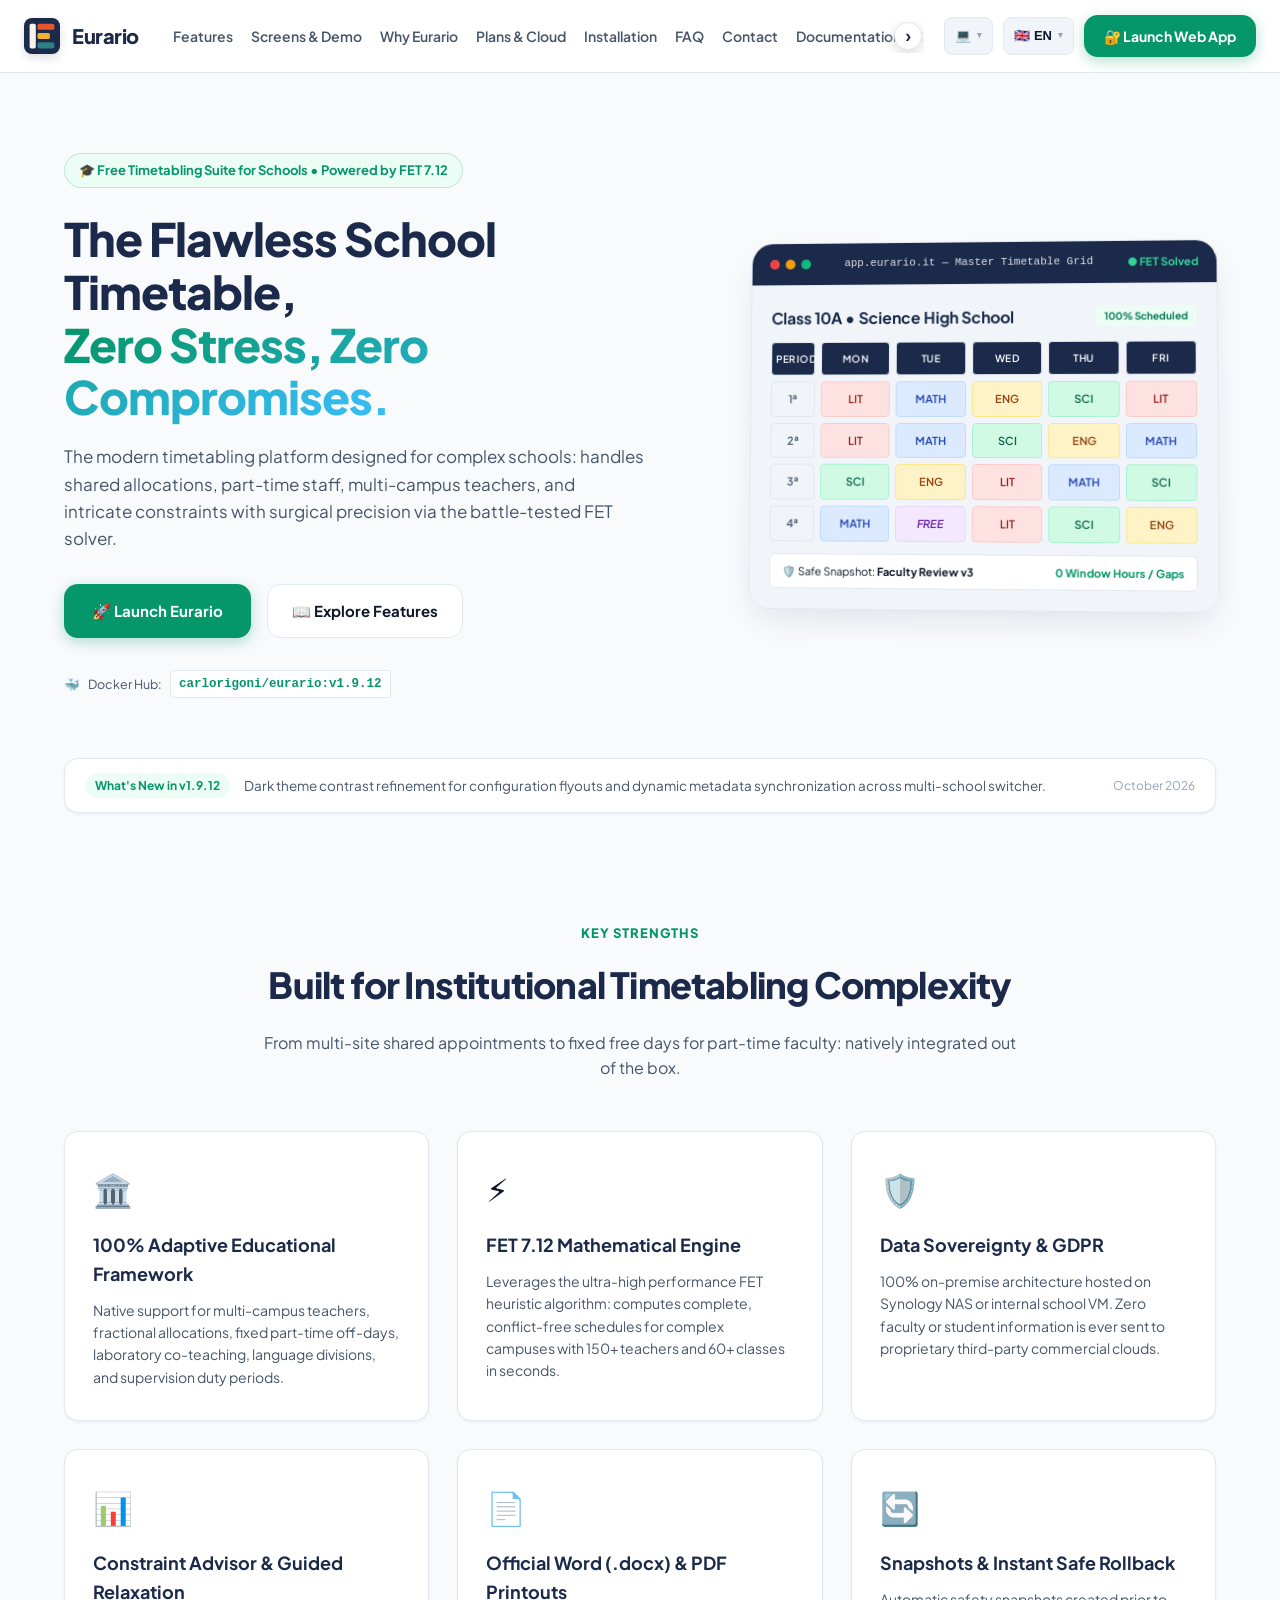
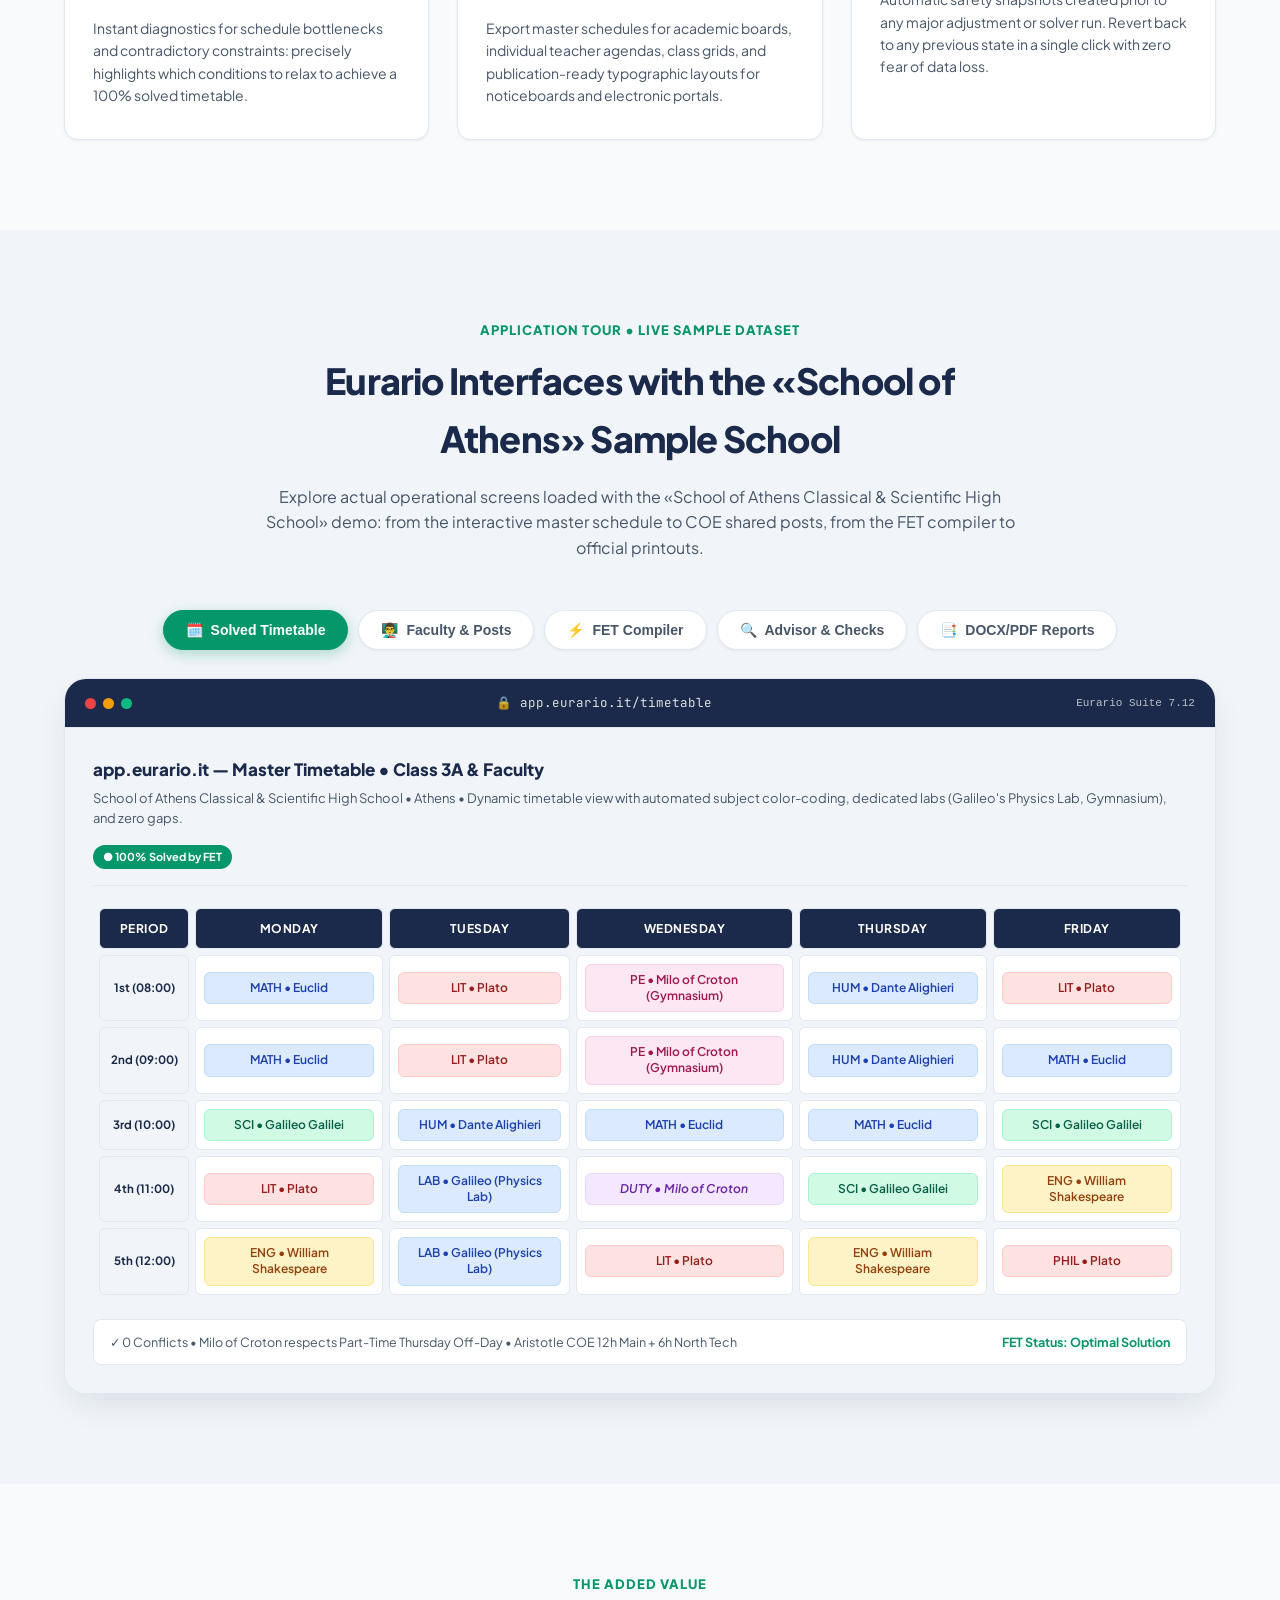
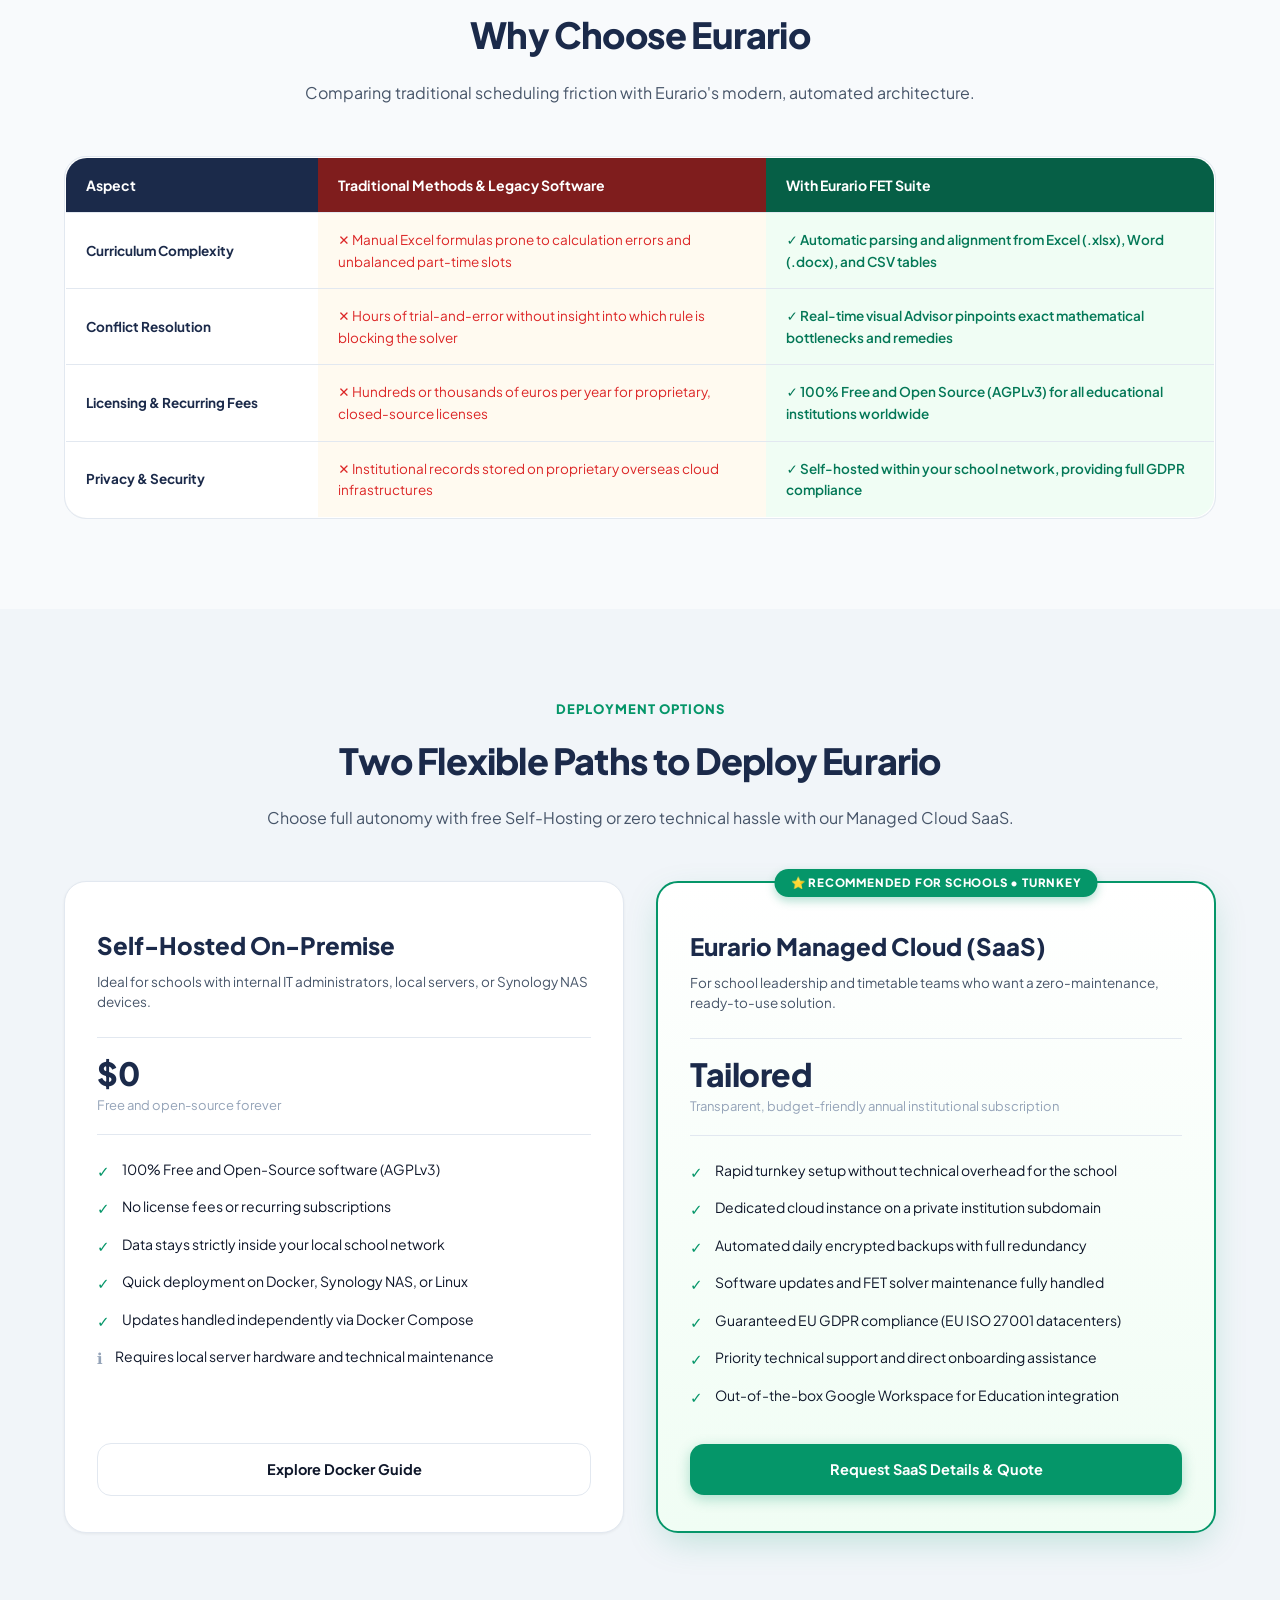
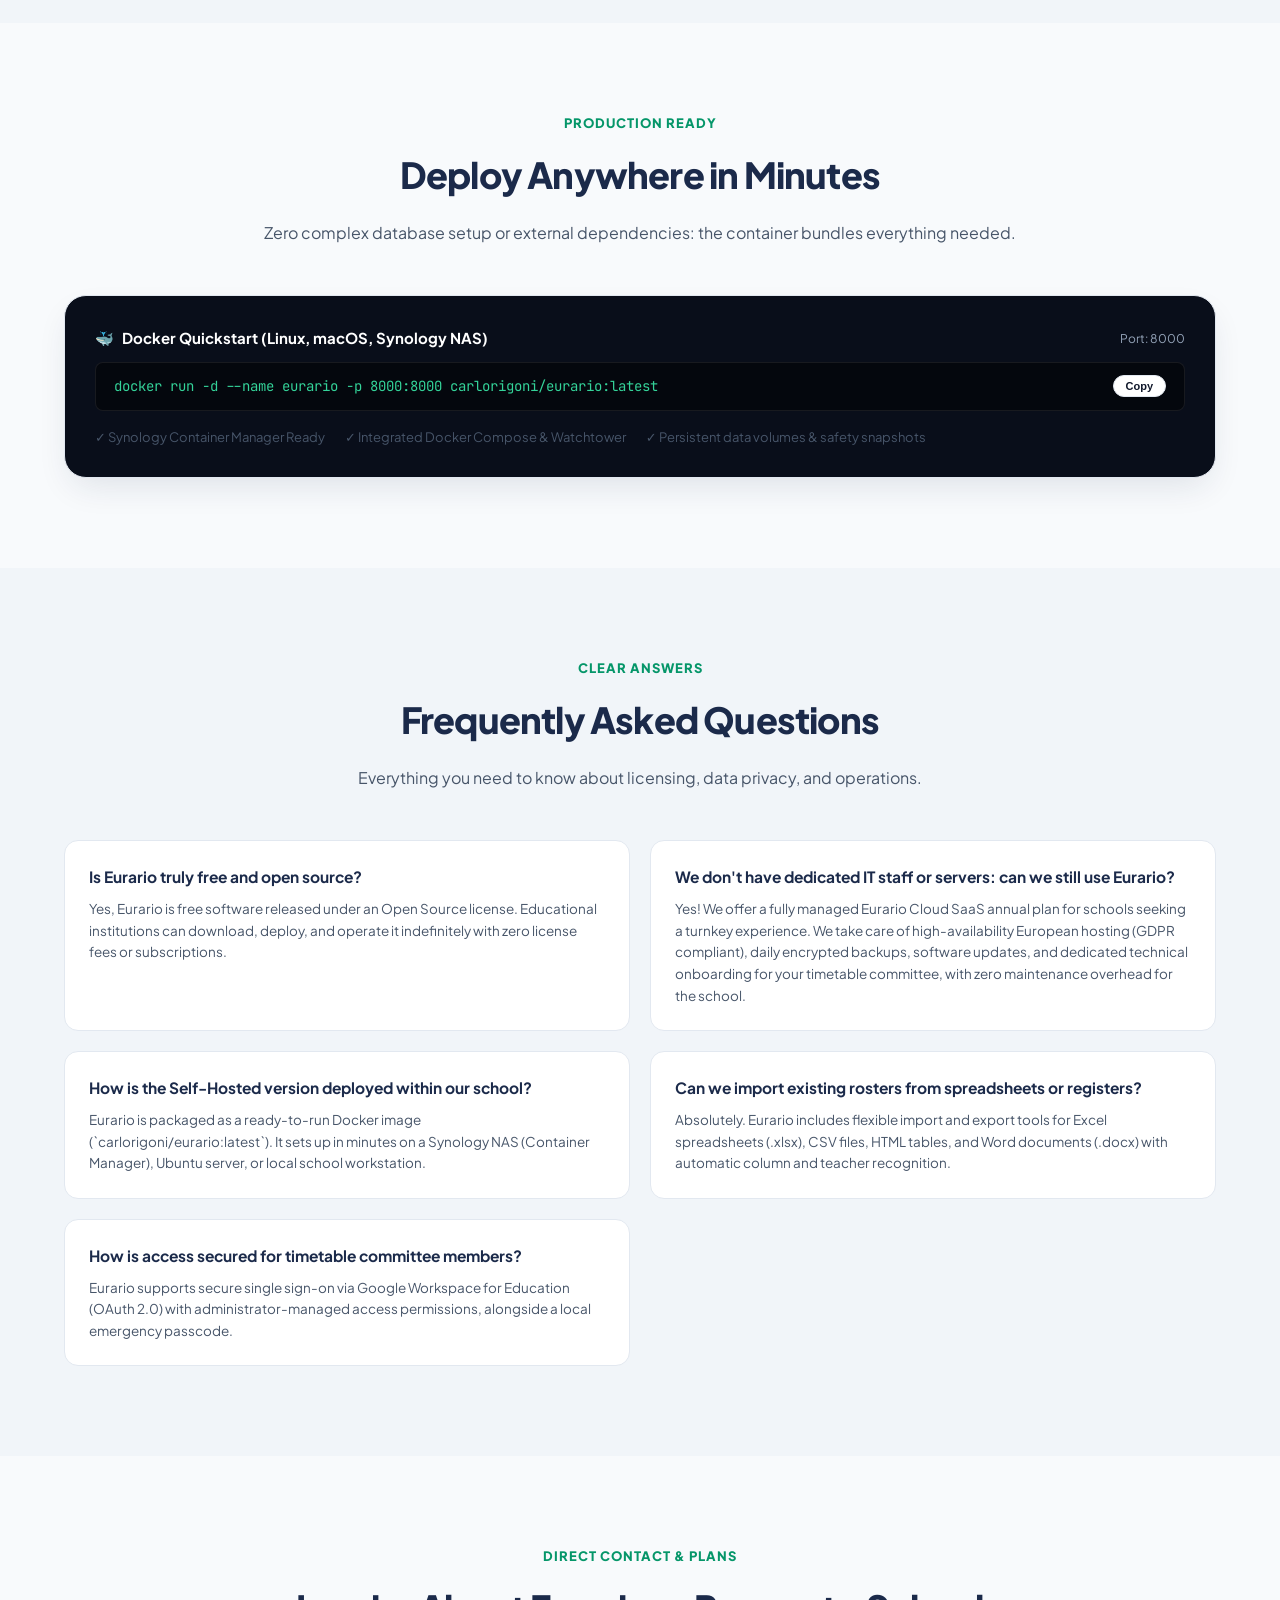
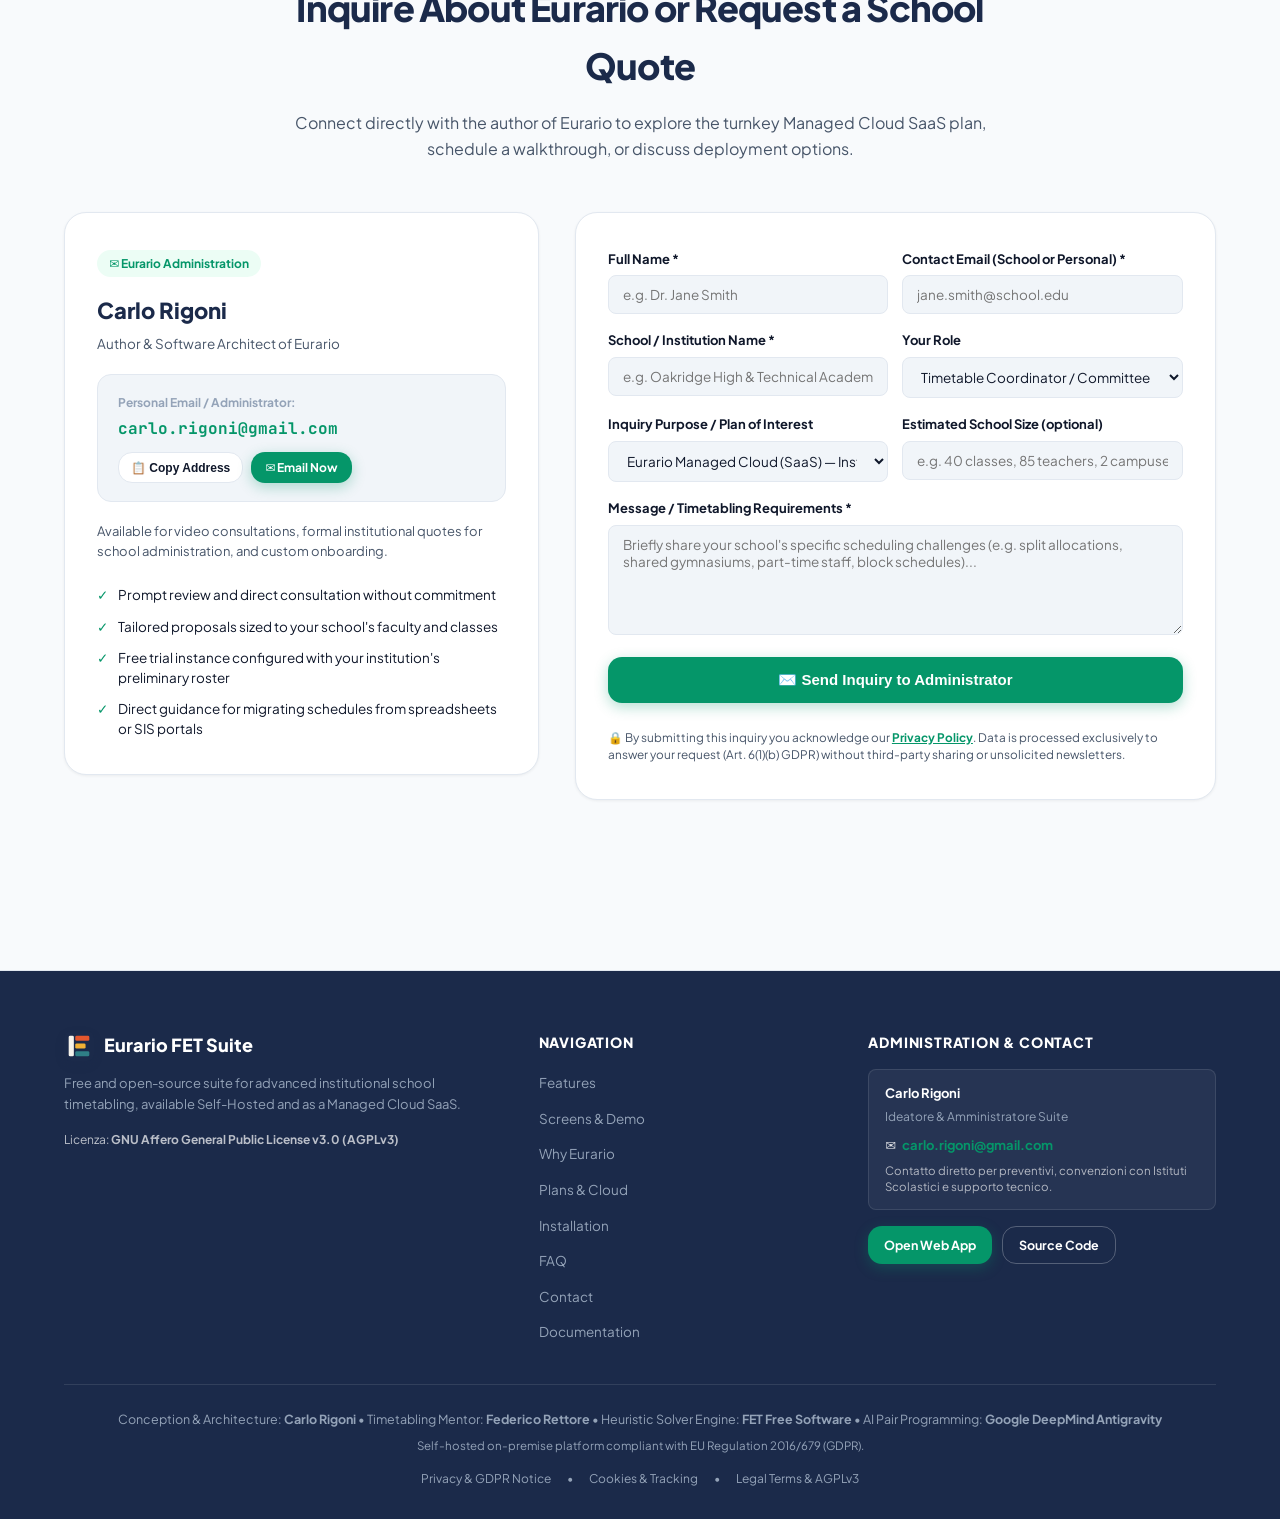
<file: landing/index.html>
<!DOCTYPE html>
<html lang="it">
<head>
  <meta charset="UTF-8">
  <meta name="viewport" content="width=device-width, initial-scale=1.0, viewport-fit=cover">
  <title>Eurario &mdash; L'Orario Scolastico Perfetto con FET 7.12</title>
  <meta name="description" content="Eurario è la suite libera e open source per l'orario scolastico italiano con motore solutore FET 7.12, disponibile Self-Hosted e in Cloud SaaS gestito.">
  <meta name="theme-color" content="#1B2A4A">

  <!-- Immediate Theme Initializer to prevent Flash of Unstyled Theme (FOUT) -->
  <script>
    (function() {
      try {
        const saved = localStorage.getItem('eurario_theme');
        if (saved === 'dark' || saved === 'light') {
          document.documentElement.setAttribute('data-theme', saved);
        }
      } catch (e) {}
    })();
  </script>

  <!-- Favicon Ufficiale Eurario & Icone Social Preview -->
  <link rel="icon" type="image/svg+xml" href="data:image/svg+xml,<svg xmlns='http://www.w3.org/2000/svg' viewBox='0 0 64 64'><rect width='64' height='64' rx='14' fill='%231B2A4A'/><rect x='10' y='10' width='11' height='44' rx='3' fill='%23F6F3EC'/><rect x='24' y='10' width='30' height='11' rx='3' fill='%23E4572E'/><rect x='24' y='26.5' width='22' height='11' rx='3' fill='%23F2B134'/><rect x='24' y='43' width='30' height='11' rx='3' fill='%232F7F86'/></svg>">
  <link rel="alternate icon" type="image/svg+xml" href="/favicon.svg">
  <link rel="icon" type="image/png" sizes="32x32" href="/favicon-32.png">
  <link rel="icon" type="image/png" sizes="16x16" href="/favicon-16.png">
  <link rel="icon" type="image/png" sizes="192x192" href="/favicon-192.png">
  <link rel="apple-touch-icon" sizes="180x180" href="/apple-touch-icon.png">
  <link rel="apple-touch-icon-precomposed" sizes="180x180" href="/apple-touch-icon-precomposed.png">
  <link rel="mask-icon" href="/safari-pinned-tab.svg" color="#1B2A4A">
  <link rel="shortcut icon" href="/favicon.ico">

  <!-- Open Graph / WhatsApp / Facebook / Telegram / LinkedIn -->
  <meta property="og:type" content="website">
  <meta property="og:url" content="https://eurario.it/">
  <meta property="og:title" content="Eurario — L'Orario Scolastico Perfetto con FET 7.12">
  <meta property="og:description" content="La suite libera e open source per l'orario scolastico italiano con motore solutore FET 7.12. Disponibile Self-Hosted e in Cloud SaaS gestito.">
  <meta property="og:image" content="https://eurario.it/og-image.png">
  <meta property="og:image:secure_url" content="https://eurario.it/og-image.png">
  <meta property="og:image:type" content="image/png">
  <meta property="og:image:width" content="1200">
  <meta property="og:image:height" content="630">
  <meta property="og:image:alt" content="Eurario — L'Orario Scolastico Perfetto">
  <meta property="og:site_name" content="Eurario">
  <meta property="og:locale" content="it_IT">

  <!-- Twitter / X -->
  <meta name="twitter:card" content="summary_large_image">
  <meta name="twitter:title" content="Eurario — L'Orario Scolastico Perfetto con FET 7.12">
  <meta name="twitter:description" content="La suite libera e open source per l'orario scolastico italiano con motore solutore FET 7.12.">
  <meta name="twitter:image" content="https://eurario.it/og-image.png">

  <!-- Font Plus Jakarta Sans & JetBrains Mono -->
  <link rel="preconnect" href="https://fonts.googleapis.com">
  <link rel="preconnect" href="https://fonts.gstatic.com" crossorigin>
  <link href="https://fonts.googleapis.com/css2?family=Plus+Jakarta+Sans:wght@400;500;600;700;800&family=JetBrains+Mono:wght@500;700&display=swap" rel="stylesheet">

  <style>
    /* ==========================================================================
       DESIGN SYSTEM & CSS VARIABLES
       ========================================================================== */
    :root {
      --bg-body: #f8fafc;
      --bg-surface: #ffffff;
      --bg-surface-alt: #f1f5f9;
      --bg-card: #ffffff;
      --bg-card-hover: #f8fafc;
      --text-main: #0f172a;
      --text-muted: #475569;
      --text-subtle: #94a3b8;
      --text-title: #1B2A4A;
      --border-color: #e2e8f0;
      --navbar-bg: rgba(255, 255, 255, 0.92);
      --header-bar-bg: #1B2A4A;
      --footer-bg: #1B2A4A;

      --navy: #1B2A4A;
      --navy-dark: #111c33;
      --emerald: #059669;
      --emerald-hover: #047857;
      --emerald-light: #ecfdf5;
      --emerald-badge-bg: #ecfdf5;
      --emerald-badge-text: #047857;
      --amber: #d97706;
      --amber-light: #fffbeb;
      --amber-badge-bg: #fffbeb;
      --amber-badge-text: #b45309;
      --blue-badge-bg: #eff6ff;
      --blue-badge-text: #1d4ed8;
      --coral: #E4572E;
      --sand: #F6F3EC;

      /* Subject pills (Light mode) */
      --subj-mat-bg: #dbeafe;
      --subj-mat-text: #1e40af;
      --subj-mat-border: #bfdbfe;

      --subj-ita-bg: #fee2e2;
      --subj-ita-text: #991b1b;
      --subj-ita-border: #fecaca;

      --subj-sci-bg: #d1fae5;
      --subj-sci-text: #065f46;
      --subj-sci-border: #a7f3d0;

      --subj-ing-bg: #fef3c7;
      --subj-ing-text: #92400e;
      --subj-ing-border: #fde68a;

      --subj-pe-bg: #fce7f3;
      --subj-pe-text: #9d174d;
      --subj-pe-border: #fbcfe8;

      --subj-mecc-bg: #ffedd5;
      --subj-mecc-text: #9a3412;
      --subj-mecc-border: #fed7aa;

      --subj-disp-bg: #f3e8ff;
      --subj-disp-text: #6b21a8;
      --subj-disp-border: #e9d5ff;

      /* Compare table */
      --comp-trad-bg: #fffaf0;
      --comp-trad-text: #dc2626;
      --comp-eur-bg: #f0fdf4;
      --comp-eur-text: #047857;

      /* Plan & Advisor */
      --plan-featured-bg: linear-gradient(180deg, #ffffff 0%, #f0fdf4 100%);
      --advisor-bg: #fffbeb;
      --advisor-border: #fde68a;
      --advisor-text: #92400e;

      --slate-50: #f8fafc;
      --slate-100: #f1f5f9;
      --slate-200: #e2e8f0;
      --slate-400: #94a3b8;
      --slate-600: #475569;
      --slate-700: #334155;
      --slate-900: #0f172a;

      --radius-sm: 8px;
      --radius-md: 14px;
      --radius-lg: 22px;
      --shadow-sm: 0 1px 3px rgba(0,0,0,0.06);
      --shadow-md: 0 6px 20px -4px rgba(27,42,74,0.08);
      --shadow-lg: 0 14px 34px -8px rgba(27,42,74,0.12);
    }

    /* ==========================================================================
       DARK THEME SPECIFICATION
       ========================================================================== */
    [data-theme="dark"] {
      --bg-body: #0b1120;
      --bg-surface: #111a2e;
      --bg-surface-alt: #0e1626;
      --bg-card: #152238;
      --bg-card-hover: #1b2a45;
      --text-main: #f1f5f9;
      --text-muted: #94a3b8;
      --text-subtle: #64748b;
      --text-title: #f8fafc;
      --border-color: #233554;
      --navbar-bg: rgba(11, 17, 32, 0.94);
      --header-bar-bg: #152238;
      --footer-bg: #070d18;

      --navy: #38bdf8;
      --navy-dark: #070d18;
      --emerald: #10b981;
      --emerald-hover: #059669;
      --emerald-light: rgba(16, 185, 129, 0.15);
      --emerald-badge-bg: rgba(16, 185, 129, 0.18);
      --emerald-badge-text: #34d399;
      --amber: #f59e0b;
      --amber-light: rgba(245, 158, 11, 0.15);
      --amber-badge-bg: rgba(245, 158, 11, 0.18);
      --amber-badge-text: #fbbf24;
      --blue-badge-bg: rgba(59, 130, 246, 0.18);
      --blue-badge-text: #93c5fd;

      /* Subject pills (Dark mode - translucent neon-soft) */
      --subj-mat-bg: rgba(59, 130, 246, 0.18);
      --subj-mat-text: #93c5fd;
      --subj-mat-border: rgba(59, 130, 246, 0.35);

      --subj-ita-bg: rgba(239, 68, 68, 0.18);
      --subj-ita-text: #fca5a5;
      --subj-ita-border: rgba(239, 68, 68, 0.35);

      --subj-sci-bg: rgba(16, 185, 129, 0.18);
      --subj-sci-text: #6ee7b7;
      --subj-sci-border: rgba(16, 185, 129, 0.35);

      --subj-ing-bg: rgba(245, 158, 11, 0.18);
      --subj-ing-text: #fcd34d;
      --subj-ing-border: rgba(245, 158, 11, 0.35);

      --subj-pe-bg: rgba(236, 72, 153, 0.18);
      --subj-pe-text: #f472b6;
      --subj-pe-border: rgba(236, 72, 153, 0.35);

      --subj-mecc-bg: rgba(249, 115, 22, 0.18);
      --subj-mecc-text: #fdba74;
      --subj-mecc-border: rgba(249, 115, 22, 0.35);

      --subj-disp-bg: rgba(168, 85, 247, 0.18);
      --subj-disp-text: #d8b4fe;
      --subj-disp-border: rgba(168, 85, 247, 0.35);

      /* Compare table */
      --comp-trad-bg: rgba(239, 68, 68, 0.12);
      --comp-trad-text: #f87171;
      --comp-eur-bg: rgba(16, 185, 129, 0.14);
      --comp-eur-text: #34d399;

      /* Plan & Advisor */
      --plan-featured-bg: linear-gradient(180deg, #152238 0%, rgba(5, 150, 105, 0.16) 100%);
      --advisor-bg: rgba(245, 158, 11, 0.1);
      --advisor-border: rgba(245, 158, 11, 0.25);
      --advisor-text: #fcd34d;

      --slate-50: #0b1120;
      --slate-100: #0e1626;
      --slate-200: #233554;
      --slate-400: #64748b;
      --slate-600: #94a3b8;
      --slate-700: #cbd5e1;
      --slate-900: #f8fafc;

      --shadow-sm: 0 1px 3px rgba(0,0,0,0.3);
      --shadow-md: 0 6px 20px -4px rgba(0,0,0,0.5);
      --shadow-lg: 0 14px 34px -8px rgba(0,0,0,0.7);
    }

    /* Auto mode: follow OS when user hasn't explicitly chosen light */
    @media (prefers-color-scheme: dark) {
      :root:not([data-theme="light"]) {
        --bg-body: #0b1120;
        --bg-surface: #111a2e;
        --bg-surface-alt: #0e1626;
        --bg-card: #152238;
        --bg-card-hover: #1b2a45;
        --text-main: #f1f5f9;
        --text-muted: #94a3b8;
        --text-subtle: #64748b;
        --text-title: #f8fafc;
        --border-color: #233554;
        --navbar-bg: rgba(11, 17, 32, 0.94);
        --header-bar-bg: #152238;
        --footer-bg: #070d18;

        --navy: #38bdf8;
        --navy-dark: #070d18;
        --emerald: #10b981;
        --emerald-hover: #059669;
        --emerald-light: rgba(16, 185, 129, 0.15);
        --emerald-badge-bg: rgba(16, 185, 129, 0.18);
        --emerald-badge-text: #34d399;
        --amber: #f59e0b;
        --amber-light: rgba(245, 158, 11, 0.15);
        --amber-badge-bg: rgba(245, 158, 11, 0.18);
        --amber-badge-text: #fbbf24;
        --blue-badge-bg: rgba(59, 130, 246, 0.18);
        --blue-badge-text: #93c5fd;

        --subj-mat-bg: rgba(59, 130, 246, 0.18);
        --subj-mat-text: #93c5fd;
        --subj-mat-border: rgba(59, 130, 246, 0.35);

        --subj-ita-bg: rgba(239, 68, 68, 0.18);
        --subj-ita-text: #fca5a5;
        --subj-ita-border: rgba(239, 68, 68, 0.35);

        --subj-sci-bg: rgba(16, 185, 129, 0.18);
        --subj-sci-text: #6ee7b7;
        --subj-sci-border: rgba(16, 185, 129, 0.35);

        --subj-ing-bg: rgba(245, 158, 11, 0.18);
        --subj-ing-text: #fcd34d;
        --subj-ing-border: rgba(245, 158, 11, 0.35);

        --subj-pe-bg: rgba(236, 72, 153, 0.18);
        --subj-pe-text: #f472b6;
        --subj-pe-border: rgba(236, 72, 153, 0.35);

        --subj-mecc-bg: rgba(249, 115, 22, 0.18);
        --subj-mecc-text: #fdba74;
        --subj-mecc-border: rgba(249, 115, 22, 0.35);

        --subj-disp-bg: rgba(168, 85, 247, 0.18);
        --subj-disp-text: #d8b4fe;
        --subj-disp-border: rgba(168, 85, 247, 0.35);

        --comp-trad-bg: rgba(239, 68, 68, 0.12);
        --comp-trad-text: #f87171;
        --comp-eur-bg: rgba(16, 185, 129, 0.14);
        --comp-eur-text: #34d399;

        --plan-featured-bg: linear-gradient(180deg, #152238 0%, rgba(5, 150, 105, 0.16) 100%);
        --advisor-bg: rgba(245, 158, 11, 0.1);
        --advisor-border: rgba(245, 158, 11, 0.25);
        --advisor-text: #fcd34d;

        --slate-50: #0b1120;
        --slate-100: #0e1626;
        --slate-200: #233554;
        --slate-400: #64748b;
        --slate-600: #94a3b8;
        --slate-700: #cbd5e1;
        --slate-900: #f8fafc;

        --shadow-sm: 0 1px 3px rgba(0,0,0,0.3);
        --shadow-md: 0 6px 20px -4px rgba(0,0,0,0.5);
        --shadow-lg: 0 14px 34px -8px rgba(0,0,0,0.7);
      }
    }

    * { box-sizing: border-box; margin: 0; padding: 0; }

    /* ACCESSIBILITY FOCUS VISIBLE (WCAG 2.4.7) */
    :focus-visible {
      outline: 2px solid var(--emerald);
      outline-offset: 3px;
    }
    a:focus-visible, button:focus-visible, input:focus-visible, select:focus-visible, textarea:focus-visible {
      outline: 2px solid var(--emerald);
      outline-offset: 2px;
    }

    /* SKIP LINK (WCAG 2.4.1) */
    .skip-link {
      position: absolute;
      top: -120px;
      left: 16px;
      background: var(--navy);
      color: #fff;
      padding: 12px 20px;
      z-index: 9999;
      border-radius: var(--radius-sm);
      font-weight: 700;
      font-size: 14px;
      text-decoration: none;
      box-shadow: var(--shadow-lg);
      transition: top 0.2s ease;
    }
    .skip-link:focus {
      top: 16px;
      outline: 3px solid var(--emerald);
      outline-offset: 2px;
    }

    body {
      font-family: 'Plus Jakarta Sans', system-ui, -apple-system, sans-serif;
      background-color: var(--bg-body);
      color: var(--text-main);
      line-height: 1.6;
      overflow-x: hidden;
      -webkit-font-smoothing: antialiased;
      transition: background-color 0.25s ease, color 0.25s ease;
    }

    /* Container centrale */
    .container {
      width: 100%;
      max-width: 1200px;
      margin: 0 auto;
      padding: 0 24px;
    }

    /* NAVBAR */
    .navbar {
      position: sticky;
      top: 0;
      background: var(--navbar-bg);
      backdrop-filter: blur(12px);
      -webkit-backdrop-filter: blur(12px);
      border-bottom: 1px solid var(--border-color);
      z-index: 100;
      transition: background-color 0.25s ease, border-color 0.25s ease;
    }
    .nav-inner {
      display: flex;
      justify-content: space-between;
      align-items: center;
      height: 72px;
      gap: 16px;
      min-width: 0;
      max-width: 100%;
    }
    .brand {
      display: flex;
      align-items: center;
      gap: 12px;
      text-decoration: none;
      color: var(--text-title);
      font-weight: 800;
      font-size: 20px;
      letter-spacing: -0.5px;
      flex-shrink: 0;
    }
    .brand-mark {
      width: 36px;
      height: 36px;
      border-radius: var(--radius-sm);
      display: flex;
      align-items: center;
      justify-content: center;
      box-shadow: 0 4px 10px rgba(27,42,74,0.15);
    }
    .nav-links-wrapper {
      position: relative;
      display: flex;
      align-items: center;
      flex: 1 1 auto;
      min-width: 0;
      overflow: hidden;
      margin: 0 4px;
    }
    .nav-links-wrapper::before,
    .nav-links-wrapper::after {
      content: '';
      position: absolute;
      top: 0;
      bottom: 0;
      width: 38px;
      pointer-events: none;
      z-index: 5;
      opacity: 0;
      transition: opacity 0.25s ease;
    }
    .nav-links-wrapper::before {
      left: 0;
      background: linear-gradient(to right, var(--navbar-bg) 20%, transparent);
    }
    .nav-links-wrapper::after {
      right: 0;
      background: linear-gradient(to left, var(--navbar-bg) 20%, transparent);
    }
    .nav-links-wrapper.has-overflow-left::before {
      opacity: 1;
    }
    .nav-links-wrapper.has-overflow-right::after {
      opacity: 1;
    }

    .nav-scroll-arrow {
      position: absolute;
      top: 50%;
      transform: translateY(-50%);
      width: 28px;
      height: 28px;
      border-radius: 50%;
      background: var(--bg-surface, #ffffff);
      border: 1px solid var(--border-color, #e2e8f0);
      color: var(--text-title, #1B2A4A);
      box-shadow: 0 4px 12px rgba(0, 0, 0, 0.14);
      display: none;
      align-items: center;
      justify-content: center;
      font-size: 18px;
      font-weight: 700;
      line-height: 1;
      cursor: pointer;
      z-index: 10;
      transition: all 0.2s cubic-bezier(0.16, 1, 0.3, 1);
      padding: 0;
      user-select: none;
    }
    .nav-scroll-arrow:hover {
      background: var(--emerald, #059669);
      color: #ffffff;
      border-color: var(--emerald, #059669);
      transform: translateY(-50%) scale(1.1);
      box-shadow: 0 6px 16px rgba(5, 150, 105, 0.35);
    }
    .nav-scroll-left {
      left: 2px;
    }
    .nav-scroll-right {
      right: 2px;
      animation: navArrowPulse 2.2s infinite ease-in-out;
    }
    @keyframes navArrowPulse {
      0%, 100% {
        transform: translateY(-50%) translateX(0);
        box-shadow: 0 4px 12px rgba(0, 0, 0, 0.14);
      }
      50% {
        transform: translateY(-50%) translateX(2px);
        box-shadow: 0 4px 16px rgba(5, 150, 105, 0.4);
      }
    }
    [data-theme="dark"] .nav-scroll-arrow {
      background: var(--bg-card, #152238);
      border-color: var(--border-color, #233554);
      color: var(--text-main, #f1f5f9);
      box-shadow: 0 4px 14px rgba(0, 0, 0, 0.4);
    }
    [data-theme="dark"] .nav-scroll-arrow:hover {
      background: var(--emerald, #059669);
      color: #ffffff;
      border-color: var(--emerald, #059669);
    }

    .nav-links {
      display: flex;
      align-items: center;
      gap: 18px;
      flex: 1 1 auto;
      min-width: 0;
      overflow-x: auto;
      overflow-y: hidden;
      white-space: nowrap;
      scrollbar-width: none;
      -ms-overflow-style: none;
      -webkit-overflow-scrolling: touch;
      padding: 6px 14px;
      scroll-behavior: smooth;
    }
    .nav-links::-webkit-scrollbar {
      display: none;
    }
    .nav-link {
      text-decoration: none;
      color: var(--text-muted);
      font-size: 14px;
      font-weight: 600;
      transition: color 0.15s;
      white-space: nowrap;
      flex-shrink: 0;
    }
    .nav-link:hover { color: var(--emerald); }

    .nav-controls {
      display: flex;
      align-items: center;
      gap: 10px;
      flex-shrink: 0;
      margin-left: auto;
    }

    /* COMPACT VERTICAL DROPDOWNS (THEME & LANGUAGE) */
    .nav-dropdown {
      position: relative;
    }
    .nav-drop-btn {
      display: inline-flex;
      align-items: center;
      justify-content: center;
      gap: 6px;
      height: 38px;
      padding: 0 10px;
      background: var(--bg-surface-alt);
      border: 1px solid var(--border-color);
      border-radius: var(--radius-sm);
      color: var(--text-main);
      font-size: 13px;
      font-weight: 700;
      cursor: pointer;
      transition: all 0.15s ease;
      user-select: none;
    }
    .nav-drop-btn:hover {
      border-color: var(--emerald);
      color: var(--emerald);
      background: var(--bg-card);
    }
    .drop-arrow {
      font-size: 9px;
      color: var(--text-subtle);
      transition: transform 0.2s ease;
      line-height: 1;
    }
    .nav-dropdown.open .drop-arrow {
      transform: rotate(180deg);
    }
    .nav-dropdown.open .nav-drop-btn {
      border-color: var(--emerald);
      background: var(--bg-card);
    }
    .dropdown-menu {
      position: absolute;
      top: calc(100% + 6px);
      right: 0;
      min-width: 140px;
      background: var(--bg-card);
      border: 1px solid var(--border-color);
      border-radius: var(--radius-md);
      box-shadow: var(--shadow-lg);
      padding: 6px;
      display: none;
      flex-direction: column;
      gap: 2px;
      z-index: 1000;
      backdrop-filter: blur(16px);
      -webkit-backdrop-filter: blur(16px);
      animation: dropFadeIn 0.15s ease;
    }
    @keyframes dropFadeIn {
      from { opacity: 0; transform: translateY(-4px); }
      to { opacity: 1; transform: translateY(0); }
    }
    .nav-dropdown.open .dropdown-menu {
      display: flex;
    }
    .dropdown-item {
      display: flex;
      align-items: center;
      gap: 8px;
      padding: 8px 12px;
      border: none;
      background: transparent;
      color: var(--text-muted);
      font-size: 13px;
      font-weight: 600;
      border-radius: var(--radius-sm);
      cursor: pointer;
      text-align: left;
      width: 100%;
      transition: all 0.12s ease;
    }
    .dropdown-item:hover {
      background: var(--bg-surface-alt);
      color: var(--text-title);
    }
    .dropdown-item.active {
      background: var(--emerald-light);
      color: var(--emerald);
      font-weight: 700;
    }
    .item-icon {
      font-size: 14px;
      line-height: 1;
    }
    .item-label {
      flex: 1;
    }

    /* BUTTONS */
    .btn {
      display: inline-flex;
      align-items: center;
      justify-content: center;
      gap: 8px;
      padding: 10px 20px;
      border-radius: var(--radius-md);
      font-weight: 700;
      font-size: 14px;
      text-decoration: none;
      transition: all 0.2s;
      cursor: pointer;
      white-space: nowrap;
      border: none;
    }
    .btn-emerald {
      background: var(--emerald);
      color: #fff;
      box-shadow: 0 4px 14px rgba(5,150,105,0.3);
    }
    .btn-emerald:hover {
      background: var(--emerald-hover);
      transform: translateY(-1px);
    }
    .btn-navy {
      background: var(--header-bar-bg);
      color: #fff;
      border: 1px solid var(--border-color);
    }
    .btn-navy:hover {
      background: var(--navy-dark);
      transform: translateY(-1px);
    }
    .btn-outline {
      border: 1.5px solid var(--border-color);
      color: var(--text-main);
      background: var(--bg-card);
    }
    .btn-outline:hover {
      border-color: var(--emerald);
      color: var(--emerald);
      transform: translateY(-1px);
    }

    /* HERO */
    .hero {
      padding: 80px 0 60px;
      position: relative;
    }
    .hero-grid {
      display: grid;
      grid-template-columns: 1.15fr 0.85fr;
      gap: 48px;
      align-items: center;
    }
    .hero-badge {
      display: inline-flex;
      align-items: center;
      gap: 8px;
      background: var(--emerald-light);
      color: var(--emerald);
      border: 1px solid rgba(5,150,105,0.2);
      padding: 6px 14px;
      border-radius: 99px;
      font-size: 13px;
      font-weight: 700;
      margin-bottom: 24px;
    }
    .hero-title {
      font-size: 46px;
      font-weight: 800;
      line-height: 1.15;
      letter-spacing: -1px;
      color: var(--text-title);
      margin-bottom: 20px;
    }
    .hero-title span {
      background: linear-gradient(135deg, var(--emerald) 0%, #38bdf8 100%);
      -webkit-background-clip: text;
      -webkit-text-fill-color: transparent;
    }
    .hero-subtitle {
      font-size: 17px;
      color: var(--text-muted);
      line-height: 1.6;
      margin-bottom: 32px;
      max-width: 580px;
    }
    .hero-actions {
      display: flex;
      gap: 16px;
      flex-wrap: wrap;
      margin-bottom: 32px;
    }

    /* MOCKUP APPLICATIVO HERO */
    .mockup-window {
      background: var(--bg-card);
      border-radius: var(--radius-lg);
      border: 1px solid var(--border-color);
      box-shadow: var(--shadow-lg);
      overflow: hidden;
      transform: perspective(1000px) rotateY(-3deg) rotateX(2deg);
      transition: transform 0.3s ease;
    }
    .mockup-window:hover {
      transform: perspective(1000px) rotateY(0deg) rotateX(0deg);
    }
    .mockup-header {
      background: var(--header-bar-bg);
      padding: 12px 18px;
      display: flex;
      align-items: center;
      justify-content: space-between;
      border-bottom: 1px solid var(--border-color);
    }
    .mockup-dots {
      display: flex;
      gap: 6px;
    }
    .mockup-dot {
      width: 10px;
      height: 10px;
      border-radius: 50%;
    }
    .mockup-body {
      padding: 20px;
      background: var(--bg-surface-alt);
    }
    .timetable-mini {
      display: grid;
      grid-template-columns: 45px repeat(5, 1fr);
      gap: 6px;
      font-size: 11px;
    }
    .mini-cell {
      background: var(--bg-card);
      border: 1px solid var(--border-color);
      border-radius: 4px;
      padding: 8px 4px;
      text-align: center;
      font-weight: 600;
      color: var(--text-title);
    }
    .cell-header {
      background: var(--header-bar-bg);
      color: #fff;
      border: 1px solid var(--border-color);
      font-size: 10px;
      text-transform: uppercase;
      letter-spacing: 0.5px;
    }
    .cell-ita { background: var(--subj-ita-bg); color: var(--subj-ita-text); border: 1px solid var(--subj-ita-border); }
    .cell-mat { background: var(--subj-mat-bg); color: var(--subj-mat-text); border: 1px solid var(--subj-mat-border); }
    .cell-ing { background: var(--subj-ing-bg); color: var(--subj-ing-text); border: 1px solid var(--subj-ing-border); }
    .cell-sci { background: var(--subj-sci-bg); color: var(--subj-sci-text); border: 1px solid var(--subj-sci-border); }
    .cell-disp { background: var(--subj-disp-bg); color: var(--subj-disp-text); border: 1px solid var(--subj-disp-border); font-style: italic; }

    /* SEZIONI GENERALI */
    .section {
      padding: 90px 0;
      transition: background-color 0.25s ease;
    }
    .section-alt {
      background-color: var(--bg-surface-alt);
    }
    .section-header {
      text-align: center;
      max-width: 760px;
      margin: 0 auto 50px;
    }
    .section-tag {
      color: var(--emerald);
      font-weight: 800;
      font-size: 13px;
      text-transform: uppercase;
      letter-spacing: 1px;
      margin-bottom: 12px;
      display: block;
    }
    .section-title {
      font-size: 36px;
      font-weight: 800;
      color: var(--text-title);
      letter-spacing: -0.8px;
      margin-bottom: 16px;
    }
    .section-subtitle {
      font-size: 16px;
      color: var(--text-muted);
    }

    /* I PILASTRI */
    .pillars-grid {
      display: grid;
      grid-template-columns: repeat(auto-fit, minmax(320px, 1fr));
      gap: 28px;
    }
    .pillar-card {
      background: var(--bg-card);
      border-radius: var(--radius-md);
      padding: 32px 28px;
      border: 1px solid var(--border-color);
      box-shadow: var(--shadow-sm);
      transition: all 0.25s ease;
    }
    .pillar-card:hover {
      transform: translateY(-4px);
      box-shadow: var(--shadow-md);
      border-color: var(--emerald);
    }
    .pillar-icon {
      font-size: 32px;
      margin-bottom: 16px;
      display: inline-block;
    }
    .pillar-title {
      font-size: 18px;
      font-weight: 700;
      color: var(--text-title);
      margin-bottom: 10px;
    }
    .pillar-desc {
      font-size: 14px;
      color: var(--text-muted);
      line-height: 1.6;
    }

    /* SHOWCASE TABS & MASCHERE DEMO SCUOLA DI ATENE */
    .showcase-nav {
      display: flex;
      justify-content: center;
      gap: 10px;
      flex-wrap: wrap;
      margin-bottom: 28px;
    }
    .showcase-tab-btn {
      background: var(--bg-card);
      border: 1.5px solid var(--border-color);
      color: var(--text-muted);
      padding: 11px 22px;
      border-radius: 99px;
      font-size: 14px;
      font-weight: 700;
      cursor: pointer;
      display: inline-flex;
      align-items: center;
      gap: 8px;
      transition: all 0.2s ease;
      box-shadow: var(--shadow-sm);
    }
    .showcase-tab-btn:hover {
      border-color: var(--emerald);
      color: var(--text-title);
      transform: translateY(-1px);
    }
    .showcase-tab-btn.active {
      background: var(--emerald);
      color: #fff;
      border-color: var(--emerald);
      box-shadow: 0 4px 14px rgba(5,150,105,0.3);
    }
    .showcase-window {
      background: var(--bg-card);
      border-radius: var(--radius-lg);
      border: 1px solid var(--border-color);
      box-shadow: var(--shadow-lg);
      overflow: hidden;
    }
    .showcase-topbar {
      background: var(--header-bar-bg);
      padding: 14px 20px;
      display: flex;
      justify-content: space-between;
      align-items: center;
      color: #fff;
      border-bottom: 1px solid var(--border-color);
    }
    .showcase-dots {
      display: flex;
      gap: 7px;
    }
    .showcase-dot {
      width: 11px;
      height: 11px;
      border-radius: 50%;
    }
    .showcase-address {
      font-family: 'JetBrains Mono', monospace;
      font-size: 12.5px;
      color: rgba(255,255,255,0.85);
      display: flex;
      align-items: center;
      gap: 8px;
    }
    .showcase-badge-status {
      background: var(--emerald);
      color: #fff;
      font-size: 11px;
      font-weight: 700;
      padding: 3px 10px;
      border-radius: 99px;
    }
    .showcase-pane {
      display: none;
      padding: 28px;
      background: var(--bg-surface-alt);
      animation: fadeIn 0.25s ease forwards;
    }
    .showcase-pane.active {
      display: block;
    }
    @keyframes fadeIn {
      from { opacity: 0; transform: translateY(4px); }
      to { opacity: 1; transform: translateY(0); }
    }
    .showcase-card-header {
      display: flex;
      justify-content: space-between;
      align-items: flex-start;
      gap: 16px;
      flex-wrap: wrap;
      padding-bottom: 16px;
      border-bottom: 1px solid var(--border-color);
    }
    .showcase-card-footer {
      margin-top: 18px;
      padding: 12px 16px;
      background: var(--bg-card);
      border: 1px solid var(--border-color);
      border-radius: var(--radius-sm);
      font-size: 12.5px;
      color: var(--text-muted);
      display: flex;
      justify-content: space-between;
      align-items: center;
      flex-wrap: wrap;
      gap: 10px;
    }

    /* Griglia Orario Showcase */
    .showcase-timetable-grid {
      width: 100%;
      border-collapse: separate;
      border-spacing: 6px;
      min-width: 700px;
    }
    .showcase-timetable-grid th {
      background: var(--header-bar-bg);
      color: #fff;
      padding: 10px 12px;
      font-size: 12px;
      font-weight: 700;
      text-transform: uppercase;
      letter-spacing: 0.5px;
      border-radius: 6px;
      text-align: center;
      border: 1px solid var(--border-color);
    }
    .showcase-timetable-grid td {
      background: var(--bg-card);
      border: 1px solid var(--border-color);
      border-radius: 6px;
      padding: 8px;
      vertical-align: middle;
    }
    .showcase-timetable-grid td.cell-hour {
      background: var(--bg-surface-alt);
      font-weight: 700;
      font-size: 11.5px;
      text-align: center;
      color: var(--text-title);
      width: 90px;
    }
    .cell-pill {
      padding: 7px 10px;
      border-radius: 6px;
      font-size: 12px;
      font-weight: 600;
      display: block;
      text-align: center;
      line-height: 1.35;
    }
    .cell-subj-mat { background: var(--subj-mat-bg); color: var(--subj-mat-text); border: 1px solid var(--subj-mat-border); }
    .cell-subj-ita { background: var(--subj-ita-bg); color: var(--subj-ita-text); border: 1px solid var(--subj-ita-border); }
    .cell-subj-sci { background: var(--subj-sci-bg); color: var(--subj-sci-text); border: 1px solid var(--subj-sci-border); }
    .cell-subj-ing { background: var(--subj-ing-bg); color: var(--subj-ing-text); border: 1px solid var(--subj-ing-border); }
    .cell-subj-pe { background: var(--subj-pe-bg); color: var(--subj-pe-text); border: 1px solid var(--subj-pe-border); }
    .cell-subj-mecc { background: var(--subj-mecc-bg); color: var(--subj-mecc-text); border: 1px solid var(--subj-mecc-border); }
    .cell-subj-disp { background: var(--subj-disp-bg); color: var(--subj-disp-text); border: 1px solid var(--subj-disp-border); font-style: italic; }

    /* Docenti Showcase */
    .teachers-showcase-grid {
      display: grid;
      grid-template-columns: repeat(auto-fit, minmax(320px, 1fr));
      gap: 16px;
    }
    .teacher-showcase-card {
      background: var(--bg-card);
      border: 1px solid var(--border-color);
      border-radius: var(--radius-md);
      padding: 18px 20px;
      box-shadow: var(--shadow-sm);
    }
    .type-pill {
      font-size: 11px;
      font-weight: 700;
      padding: 3px 8px;
      border-radius: 4px;
      white-space: nowrap;
    }
    .badge-success { background: var(--emerald-badge-bg); color: var(--emerald-badge-text); }
    .badge-warning { background: var(--amber-badge-bg); color: var(--amber-badge-text); }
    .badge-info { background: var(--blue-badge-bg); color: var(--blue-badge-text); }

    /* Solver Showcase */
    .solver-stats-grid {
      display: grid;
      grid-template-columns: repeat(auto-fit, minmax(180px, 1fr));
      gap: 14px;
    }
    .solver-stat-box {
      background: var(--bg-card);
      border: 1px solid var(--border-color);
      border-radius: var(--radius-md);
      padding: 16px 20px;
    }
    .solver-stat-label {
      font-size: 12px;
      font-weight: 600;
      color: var(--text-muted);
      margin-bottom: 4px;
    }
    .solver-stat-val {
      font-size: 22px;
      font-weight: 800;
      letter-spacing: -0.5px;
    }
    .color-emerald { color: var(--emerald); }
    .color-navy { color: var(--text-title); }
    .solver-terminal-log {
      background: #090e1a;
      color: #34d399;
      font-family: 'JetBrains Mono', monospace;
      padding: 20px;
      border-radius: var(--radius-md);
      border: 1px solid var(--border-color);
      font-size: 12.5px;
      line-height: 1.7;
      overflow-x: auto;
    }
    .solver-log-line {
      margin-bottom: 4px;
    }

    /* Diagnostics Showcase */
    .diagnostics-grid {
      display: grid;
      grid-template-columns: repeat(auto-fit, minmax(320px, 1fr));
      gap: 16px;
    }
    .diagnostic-check-card {
      background: var(--bg-card);
      border: 1px solid var(--border-color);
      border-radius: var(--radius-md);
      padding: 18px 20px;
    }
    .advisor-callout {
      background: var(--advisor-bg);
      border: 1px solid var(--advisor-border);
      border-radius: var(--radius-md);
      padding: 16px 20px;
      font-size: 13.5px;
      color: var(--advisor-text);
      font-weight: 600;
    }

    /* Reports Showcase */
    .reports-grid {
      display: grid;
      grid-template-columns: repeat(auto-fit, minmax(230px, 1fr));
      gap: 16px;
    }
    .report-card {
      background: var(--bg-card);
      border: 1px solid var(--border-color);
      border-radius: var(--radius-md);
      padding: 22px 20px;
      transition: transform 0.2s ease, border-color 0.2s ease;
    }
    .report-card:hover {
      transform: translateY(-2px);
      border-color: var(--emerald);
      box-shadow: var(--shadow-sm);
    }
    .report-format-pill {
      background: var(--header-bar-bg);
      color: #fff;
      border: 1px solid var(--border-color);
      font-size: 11px;
      font-weight: 800;
      padding: 2px 8px;
      border-radius: 4px;
    }

    /* CONFRONTO */
    .compare-table {
      width: 100%;
      background: var(--bg-card);
      border-radius: var(--radius-lg);
      border: 1px solid var(--border-color);
      overflow: hidden;
      border-collapse: collapse;
      box-shadow: var(--shadow-sm);
    }
    .compare-table th {
      background: var(--header-bar-bg);
      color: #fff;
      padding: 16px 20px;
      text-align: left;
      font-size: 14px;
      font-weight: 700;
      border-bottom: 1px solid var(--border-color);
    }
    .compare-table td {
      padding: 16px 20px;
      border-bottom: 1px solid var(--border-color);
      font-size: 13.5px;
    }
    .compare-table tr:last-child td { border-bottom: none; }
    .col-feature { font-weight: 700; color: var(--text-title); width: 22%; }
    .col-trad { color: var(--comp-trad-text); width: 39%; background: var(--comp-trad-bg); }
    .col-eurario { color: var(--comp-eur-text); width: 39%; background: var(--comp-eur-bg); font-weight: 600; }

    /* MODELLI DI ADOZIONE / SELF-HOSTED VS SAAS */
    .plans-grid {
      display: grid;
      grid-template-columns: repeat(auto-fit, minmax(320px, 1fr));
      gap: 32px;
      align-items: stretch;
    }
    .plan-card {
      background: var(--bg-card);
      border-radius: var(--radius-lg);
      padding: 44px 32px 36px;
      border: 1px solid var(--border-color);
      box-shadow: var(--shadow-sm);
      display: flex;
      flex-direction: column;
      position: relative;
      transition: all 0.25s ease;
    }
    .plan-card:hover {
      transform: translateY(-4px);
      box-shadow: var(--shadow-md);
    }
    .plan-card.featured {
      border: 2px solid var(--emerald);
      box-shadow: 0 12px 36px -8px rgba(5,150,105,0.25);
      background: var(--plan-featured-bg);
    }
    .plan-badge-top {
      position: absolute;
      top: -14px;
      left: 50%;
      transform: translateX(-50%);
      background: var(--emerald);
      color: #fff;
      font-size: 11.5px;
      font-weight: 800;
      text-transform: uppercase;
      letter-spacing: 0.8px;
      padding: 5px 16px;
      border-radius: 99px;
      box-shadow: 0 4px 10px rgba(5,150,105,0.3);
      white-space: nowrap;
    }
    .plan-title {
      font-size: 24px;
      font-weight: 800;
      color: var(--text-title);
      margin-bottom: 8px;
    }
    .plan-target {
      font-size: 13.5px;
      color: var(--text-muted);
      margin-bottom: 24px;
      min-height: 40px;
      line-height: 1.5;
    }
    .plan-price-box {
      border-top: 1px solid var(--border-color);
      border-bottom: 1px solid var(--border-color);
      padding: 18px 0;
      margin-bottom: 24px;
    }
    .plan-price-label {
      font-size: 32px;
      font-weight: 800;
      color: var(--text-title);
      letter-spacing: -0.5px;
      line-height: 1.1;
    }
    .plan-price-sub {
      font-size: 13px;
      color: var(--text-subtle);
      margin-top: 4px;
    }
    .plan-features-list {
      list-style: none;
      display: flex;
      flex-direction: column;
      gap: 14px;
      margin-bottom: 36px;
      flex: 1;
    }
    .plan-feature-item {
      display: flex;
      align-items: flex-start;
      gap: 12px;
      font-size: 14px;
      color: var(--text-main);
      line-height: 1.5;
    }
    .plan-feature-icon {
      font-weight: 800;
      font-size: 15px;
      flex-shrink: 0;
      margin-top: 1px;
    }
    .plan-feature-icon.icon-check {
      color: var(--emerald);
    }
    .plan-feature-icon.icon-info {
      color: var(--text-subtle);
    }

    /* TERMINALE INSTALLAZIONE */
    .terminal-box {
      background: #090e1a;
      border-radius: var(--radius-lg);
      padding: 30px;
      color: #fff;
      border: 1px solid var(--border-color);
      box-shadow: var(--shadow-lg);
      margin-top: 40px;
    }
    .code-line {
      font-family: 'JetBrains Mono', monospace;
      font-size: 14px;
      background: rgba(0,0,0,0.5);
      padding: 12px 18px;
      border-radius: var(--radius-sm);
      display: flex;
      align-items: center;
      justify-content: space-between;
      color: #34d399;
      margin-top: 12px;
      overflow-x: auto;
      border: 1px solid rgba(255,255,255,0.08);
      gap: 12px;
    }

    /* FAQ */
    .faq-grid {
      display: grid;
      grid-template-columns: 1fr 1fr;
      gap: 20px;
    }
    .faq-item {
      background: var(--bg-card);
      padding: 24px;
      border-radius: var(--radius-md);
      border: 1px solid var(--border-color);
      transition: border-color 0.2s ease;
    }
    .faq-item:hover {
      border-color: var(--emerald);
    }
    .faq-q {
      font-size: 15.5px;
      font-weight: 700;
      color: var(--text-title);
      margin-bottom: 8px;
    }
    .faq-a {
      font-size: 13.5px;
      color: var(--text-muted);
    }

    /* SEZIONE CONTATTI & MODULO PREVENTIVI */
    .contact-grid {
      display: grid;
      grid-template-columns: 1fr 1.35fr;
      gap: 36px;
      align-items: start;
    }
    .contact-card {
      background: var(--bg-card);
      border: 1px solid var(--border-color);
      border-radius: var(--radius-lg);
      padding: 36px 32px;
      box-shadow: var(--shadow-sm);
    }
    .contact-badge {
      display: inline-flex;
      align-items: center;
      gap: 6px;
      background: var(--emerald-light);
      color: var(--emerald);
      padding: 4px 12px;
      border-radius: 99px;
      font-size: 12px;
      font-weight: 700;
      margin-bottom: 16px;
    }
    .contact-direct-box {
      background: var(--bg-surface-alt);
      border: 1px solid var(--border-color);
      border-radius: var(--radius-md);
      padding: 18px 20px;
      margin: 20px 0;
    }
    .contact-email-addr {
      font-family: 'JetBrains Mono', monospace;
      font-size: 16px;
      font-weight: 700;
      color: var(--emerald);
      word-break: break-all;
    }
    .contact-benefits-list {
      list-style: none;
      display: flex;
      flex-direction: column;
      gap: 12px;
      margin-top: 24px;
    }
    .contact-benefit-item {
      display: flex;
      align-items: flex-start;
      gap: 10px;
      font-size: 13.5px;
      color: var(--text-main);
      line-height: 1.45;
    }
    .contact-benefit-icon {
      color: var(--emerald);
      font-weight: 800;
      flex-shrink: 0;
    }

    /* Form Contatti */
    .contact-form {
      display: flex;
      flex-direction: column;
      gap: 16px;
    }
    .form-row {
      display: grid;
      grid-template-columns: 1fr 1fr;
      gap: 14px;
    }
    .form-group {
      display: flex;
      flex-direction: column;
      gap: 6px;
    }
    .form-label {
      font-size: 13px;
      font-weight: 700;
      color: var(--text-main);
    }
    .form-control {
      background: var(--bg-surface-alt);
      border: 1px solid var(--border-color);
      border-radius: var(--radius-sm);
      color: var(--text-main);
      padding: 10px 14px;
      font-size: 13.5px;
      font-family: inherit;
      outline: none;
      transition: all 0.2s ease;
      width: 100%;
    }
    .form-control:focus {
      border-color: var(--emerald);
      box-shadow: 0 0 0 3px rgba(5, 150, 105, 0.15);
      background: var(--bg-card);
    }
    select.form-control {
      cursor: pointer;
    }
    textarea.form-control {
      min-height: 110px;
      resize: vertical;
    }
    .form-feedback {
      display: none;
      background: var(--emerald-light);
      border: 1px solid rgba(5, 150, 105, 0.3);
      color: var(--emerald-hover);
      padding: 16px 20px;
      border-radius: var(--radius-md);
      font-size: 13.5px;
      line-height: 1.5;
      margin-top: 14px;
    }
    [data-theme="dark"] .form-feedback {
      background: rgba(16, 185, 129, 0.12);
      border-color: rgba(16, 185, 129, 0.3);
      color: #6ee7b7;
    }
    .form-feedback-actions {
      display: flex;
      gap: 10px;
      margin-top: 10px;
      flex-wrap: wrap;
    }

    /* FOOTER */
    .footer {
      background: var(--footer-bg);
      color: #fff;
      padding: 60px 0 30px;
      margin-top: 80px;
      border-top: 1px solid var(--border-color);
    }
    .footer-cols {
      display: grid;
      grid-template-columns: 1.5fr 1fr 1.2fr;
      gap: 40px;
      padding-bottom: 40px;
      border-bottom: 1px solid rgba(255,255,255,0.1);
    }
    .footer-col-title {
      font-size: 14px;
      font-weight: 800;
      text-transform: uppercase;
      letter-spacing: 0.8px;
      color: #fff;
      margin-bottom: 16px;
    }
    .footer-links {
      list-style: none;
      display: flex;
      flex-direction: column;
      gap: 10px;
    }
    .footer-link {
      color: var(--text-subtle);
      text-decoration: none;
      font-size: 13.5px;
      transition: color 0.15s;
    }
    .footer-link:hover {
      color: #fff;
    }
    .footer-contact-box {
      background: rgba(255,255,255,0.05);
      border: 1px solid rgba(255,255,255,0.1);
      border-radius: var(--radius-sm);
      padding: 14px 16px;
      font-size: 13px;
      line-height: 1.5;
      color: rgba(255,255,255,0.85);
    }
    .footer-credits {
      text-align: center;
      padding-top: 24px;
      font-size: 12.5px;
      color: var(--text-subtle);
    }

    /* RESPONSIVE DESIGN & ACCESSIBLE MOBILE NAVIGATION */
    .mobile-nav-toggle {
      display: none;
      flex-direction: column;
      justify-content: center;
      align-items: center;
      width: 44px;
      height: 44px;
      padding: 10px;
      background: var(--bg-surface-alt);
      border: 1px solid var(--border-color);
      border-radius: var(--radius-sm);
      cursor: pointer;
      gap: 5px;
      transition: all 0.2s ease;
      touch-action: manipulation;
    }
    .mobile-nav-toggle:hover {
      border-color: var(--emerald);
      background: var(--bg-card);
    }
    .hamburger-line {
      display: block;
      width: 22px;
      height: 2px;
      background: var(--text-main);
      border-radius: 2px;
      transition: all 0.25s ease;
    }
    .mobile-nav-toggle[aria-expanded="true"] .hamburger-line:nth-child(1) {
      transform: translateY(7px) rotate(45deg);
    }
    .mobile-nav-toggle[aria-expanded="true"] .hamburger-line:nth-child(2) {
      opacity: 0;
    }
    .mobile-nav-toggle[aria-expanded="true"] .hamburger-line:nth-child(3) {
      transform: translateY(-7px) rotate(-45deg);
    }

    /* Off-Canvas Mobile Drawer */
    .mobile-nav-backdrop {
      display: none;
      position: fixed;
      top: 0;
      left: 0;
      width: 100vw;
      height: 100vh;
      background: rgba(11, 17, 32, 0.72);
      backdrop-filter: blur(6px);
      -webkit-backdrop-filter: blur(6px);
      z-index: 1500;
      opacity: 0;
      transition: opacity 0.25s ease;
    }
    .mobile-nav-backdrop.open {
      display: block;
      opacity: 1;
    }
    .mobile-nav-drawer {
      position: fixed;
      top: 0;
      right: -320px;
      width: min(88vw, 320px);
      height: 100vh;
      background: var(--bg-card);
      border-left: 1px solid var(--border-color);
      box-shadow: var(--shadow-lg);
      z-index: 1600;
      display: flex;
      flex-direction: column;
      transition: right 0.28s cubic-bezier(0.16, 1, 0.3, 1);
      visibility: hidden;
    }
    .mobile-nav-drawer.open {
      right: 0;
      visibility: visible;
    }
    .mobile-nav-header {
      padding: 16px 20px;
      display: flex;
      justify-content: space-between;
      align-items: center;
      border-bottom: 1px solid var(--border-color);
      background: var(--bg-surface-alt);
    }
    .mobile-nav-close {
      width: 44px;
      height: 44px;
      display: inline-flex;
      align-items: center;
      justify-content: center;
      background: transparent;
      border: none;
      color: var(--text-muted);
      font-size: 26px;
      cursor: pointer;
      border-radius: var(--radius-sm);
      line-height: 1;
    }
    .mobile-nav-close:hover {
      color: var(--text-main);
      background: var(--bg-surface);
    }
    .mobile-nav-links {
      display: flex;
      flex-direction: column;
      padding: 16px 12px;
      gap: 4px;
      overflow-y: auto;
      flex: 1;
      -webkit-overflow-scrolling: touch;
    }
    .mobile-nav-link {
      display: flex;
      align-items: center;
      padding: 12px 16px;
      font-size: 15px;
      font-weight: 600;
      color: var(--text-main);
      text-decoration: none;
      border-radius: var(--radius-sm);
      min-height: 48px;
      transition: all 0.15s ease;
    }
    .mobile-nav-link:hover, .mobile-nav-link:focus-visible {
      background: var(--bg-surface-alt);
      color: var(--emerald);
    }
    .mobile-nav-footer {
      padding: 18px 20px;
      border-top: 1px solid var(--border-color);
      background: var(--bg-surface-alt);
    }

    /* Table Scroll Containers & Hints */
    .table-scroll-container {
      width: 100%;
      overflow-x: auto;
      -webkit-overflow-scrolling: touch;
      border-radius: var(--radius-lg);
      border: 1px solid var(--border-color);
      margin-top: 14px;
    }
    .table-scroll-hint {
      display: none;
      font-size: 12px;
      font-weight: 600;
      color: var(--text-muted);
      background: var(--bg-surface-alt);
      border: 1px solid var(--border-color);
      padding: 6px 14px;
      border-radius: 99px;
      margin-bottom: 12px;
      text-align: center;
    }

    /* Responsive Media Queries */
    @media (max-width: 1200px) {
      .nav-links { gap: 12px; }
      .nav-link { font-size: 13px; }
    }
    @media (max-width: 1040px) {
      .hero-grid { grid-template-columns: 1fr; gap: 36px; }
      .hero-title { font-size: 34px; }
      .faq-grid { grid-template-columns: 1fr; }
      .contact-grid { grid-template-columns: 1fr; }
      .footer-cols { grid-template-columns: 1fr; gap: 30px; }
      .form-row { grid-template-columns: 1fr; }
      .nav-links-wrapper { display: none; }
      .nav-links { display: none; }
      .mobile-nav-toggle { display: flex; }
      .table-scroll-hint { display: inline-block; }
    }
    @media (max-width: 640px) {
      .container { padding: 0 16px; }
      .section { padding: 56px 0; }
      .section-title { font-size: 26px; letter-spacing: -0.5px; }
      .section-subtitle { font-size: 14.5px; }
      .hero { padding: 44px 0 36px; }
      .hero-title { font-size: 27px; line-height: 1.25; }
      .hero-subtitle { font-size: 14.5px; margin-bottom: 20px; }
      .hero-actions { flex-direction: column; width: 100%; gap: 10px; }
      .hero-actions .btn { width: 100%; justify-content: center; }
      #navLoginBtn { display: none; } /* Prominently present in mobile drawer */
      .nav-inner { height: 64px; }
      .nav-controls { gap: 8px; }
      .nav-drop-btn { height: 42px; min-width: 42px; padding: 0 8px; }
      .brand span { font-size: 18px; }
      .brand-mark { width: 32px; height: 32px; }
      .pillars-grid { grid-template-columns: 1fr; gap: 16px; }
      .pillar-card { padding: 22px 18px; }
      .plans-grid { grid-template-columns: 1fr; gap: 20px; }
      .plan-card { padding: 32px 20px 24px; }
      .showcase-nav {
        overflow-x: auto;
        flex-wrap: nowrap;
        justify-content: flex-start;
        padding: 4px 2px 12px;
        -webkit-overflow-scrolling: touch;
        scrollbar-width: none;
        gap: 8px;
      }
      .showcase-nav::-webkit-scrollbar { display: none; }
      .showcase-tab-btn {
        padding: 8px 16px;
        font-size: 13px;
        white-space: nowrap;
        flex-shrink: 0;
      }
      .showcase-pane { padding: 16px 12px; }
      .terminal-box { padding: 20px 14px; }
      .code-line { font-size: 12px; padding: 10px 12px; }
      .contact-card { padding: 24px 16px; }
      .contact-direct-box { padding: 14px 16px; }
      .footer { padding: 48px 0 24px; }
      .legal-modal { max-height: 90vh; }
      .legal-modal-header { padding: 14px 16px; }
      .legal-modal-body { padding: 16px; font-size: 13px; }
      .timetable-mini {
        grid-template-columns: 34px repeat(5, 1fr);
        gap: 3px;
        font-size: 9.5px;
      }
      .mini-cell { padding: 6px 2px; }
    }
    @media (max-width: 380px) {
      .container { padding: 0 12px; }
      .hero-title { font-size: 24px; }
      .brand span { display: none; } /* Keep icon mark on 320px screens */
      .nav-controls { gap: 6px; }
      .nav-drop-btn { padding: 0 6px; font-size: 12px; }
      .timetable-mini { font-size: 8.5px; }
    }
    @media (prefers-reduced-motion: reduce) {
      *, ::before, ::after {
        animation-duration: 0.01ms !important;
        animation-iteration-count: 1 !important;
        transition-duration: 0.01ms !important;
        scroll-behavior: auto !important;
      }
    }

    /* MODAL PRIVACY & NOTE LEGALI */
    .legal-modal-backdrop {
      display: none;
      position: fixed;
      top: 0;
      left: 0;
      width: 100vw;
      height: 100vh;
      background: rgba(11, 17, 32, 0.78);
      backdrop-filter: blur(8px);
      -webkit-backdrop-filter: blur(8px);
      z-index: 2000;
      align-items: center;
      justify-content: center;
      padding: 20px;
    }
    .legal-modal-backdrop.open {
      display: flex;
    }
    .legal-modal {
      background: var(--bg-card);
      border: 1px solid var(--border-color);
      border-radius: var(--radius-lg);
      width: 100%;
      max-width: 760px;
      max-height: 85vh;
      display: flex;
      flex-direction: column;
      box-shadow: var(--shadow-lg);
      overflow: hidden;
      animation: modalScaleIn 0.2s ease;
    }
    @keyframes modalScaleIn {
      from { opacity: 0; transform: scale(0.96); }
      to { opacity: 1; transform: scale(1); }
    }
    .legal-modal-header {
      padding: 18px 24px;
      border-bottom: 1px solid var(--border-color);
      display: flex;
      justify-content: space-between;
      align-items: center;
      background: var(--bg-surface-alt);
    }
    .legal-modal-title {
      font-size: 17px;
      font-weight: 800;
      color: var(--text-title);
    }
    .legal-modal-close {
      background: transparent;
      border: none;
      color: var(--text-muted);
      font-size: 22px;
      cursor: pointer;
      line-height: 1;
      padding: 4px;
      border-radius: 4px;
      transition: color 0.15s;
    }
    .legal-modal-close:hover {
      color: var(--text-title);
    }
    .legal-tabs {
      display: flex;
      border-bottom: 1px solid var(--border-color);
      background: var(--bg-surface-alt);
      padding: 0 16px;
      gap: 4px;
      overflow-x: auto;
    }
    .legal-tab-btn {
      background: transparent;
      border: none;
      border-bottom: 2px solid transparent;
      padding: 12px 16px;
      font-size: 13.5px;
      font-weight: 700;
      color: var(--text-muted);
      cursor: pointer;
      transition: all 0.15s;
      white-space: nowrap;
    }
    .legal-tab-btn:hover {
      color: var(--text-title);
    }
    .legal-tab-btn.active {
      color: var(--emerald);
      border-bottom-color: var(--emerald);
    }
    .legal-modal-body {
      padding: 24px 28px;
      overflow-y: auto;
      font-size: 13.5px;
      line-height: 1.7;
      color: var(--text-main);
    }
    .legal-modal-body h4 {
      font-size: 15px;
      font-weight: 700;
      color: var(--text-title);
      margin: 18px 0 8px;
    }
    .legal-modal-body h4:first-child {
      margin-top: 0;
    }
    .legal-modal-body p {
      margin-bottom: 12px;
      color: var(--text-muted);
    }
    .legal-modal-body ul {
      margin: 0 0 14px 20px;
      color: var(--text-muted);
    }
    .legal-modal-body li {
      margin-bottom: 6px;
    }
    .legal-modal-body a {
      color: var(--emerald);
      text-decoration: underline;
    }
    .legal-modal-footer {
      padding: 14px 24px;
      border-top: 1px solid var(--border-color);
      background: var(--bg-surface-alt);
      display: flex;
      justify-content: flex-end;
    }
  </style>
</head>
<body>
  <!-- WCAG 2.4.1: Salta al contenuto principale -->
  <a href="#mainContent" class="skip-link" id="skipLink">Salta al contenuto principale</a>

  <!-- NAVBAR -->
  <nav class="navbar" id="mainNavbar" aria-label="Navigazione principale">
    <div class="container nav-inner">
      <a href="/" class="brand" aria-label="Eurario Home">
        <div class="brand-mark" aria-hidden="true">
          <svg xmlns="http://www.w3.org/2000/svg" viewBox="0 0 64 64" width="36" height="36" aria-hidden="true">
            <rect width="64" height="64" rx="14" fill="#1B2A4A"/>
            <rect x="10" y="10" width="11" height="44" rx="3" fill="#F6F3EC"/>
            <rect x="24" y="10" width="30" height="11" rx="3" fill="#E4572E"/>
            <rect x="24" y="26.5" width="22" height="11" rx="3" fill="#F2B134"/>
            <rect x="24" y="43" width="30" height="11" rx="3" fill="#2F7F86"/>
          </svg>
        </div>
        <span>Eurario</span>
      </a>
      <div class="nav-links-wrapper" id="navLinksWrapper">
        <button type="button" class="nav-scroll-arrow nav-scroll-left" id="navScrollLeft" aria-label="Scorri menu a sinistra" title="Scorri indietro a sinistra" style="display:none;">
          ‹
        </button>
        <div class="nav-links" id="mainNavLinks" role="navigation" aria-label="Menu Desktop">
          <a href="#funzionalita" class="nav-link" id="navLinkFeatures">Funzionalità</a>
          <a href="#maschere" class="nav-link" id="navLinkShowcase">Maschere & Demo</a>
          <a href="#confronto" class="nav-link" id="navLinkWhy">Perché Eurario</a>
          <a href="#modelli" class="nav-link" id="navLinkPlans">Piani & Cloud</a>
          <a href="#installazione" class="nav-link" id="navLinkInstall">Installazione</a>
          <a href="#faq" class="nav-link" id="navLinkFaq">Domande Frequenti</a>
          <a href="#contatti" class="nav-link" id="navLinkContact">Contatti</a>
          <a href="https://docs.eurario.it/" target="_blank" rel="noopener" class="nav-link" id="navLinkDocs">Documentazione</a>
          <a href="https://github.com/carlorigoni/eurario" target="_blank" rel="noopener" class="nav-link">GitHub</a>
        </div>
        <button type="button" class="nav-scroll-arrow nav-scroll-right" id="navScrollRight" aria-label="Scorri menu a destra" title="Altri menu a destra (clicca o scorri per visualizzarli)" style="display:none;">
          ›
        </button>
      </div>
      <div class="nav-controls">
        <!-- THEME DROPDOWN -->
        <div class="nav-dropdown" id="themeDropdownWrap">
          <button class="nav-drop-btn" id="themeMenuBtn" onclick="toggleDropdown('themeDropdownWrap', event)" title="Tema" aria-label="Cambia Tema" aria-haspopup="menu" aria-expanded="false">
            <span id="themeCurrentIcon" aria-hidden="true">💻</span>
            <span class="drop-arrow" aria-hidden="true">▾</span>
          </button>
          <div class="dropdown-menu" id="themeDropdownMenu" role="menu" aria-labelledby="themeMenuBtn">
            <button class="dropdown-item" id="themeOpt_light" role="menuitem" onclick="selectTheme('light')">
              <span class="item-icon" aria-hidden="true">☀️</span>
              <span class="item-label">Chiaro</span>
            </button>
            <button class="dropdown-item" id="themeOpt_dark" role="menuitem" onclick="selectTheme('dark')">
              <span class="item-icon" aria-hidden="true">🌙</span>
              <span class="item-label">Scuro</span>
            </button>
            <button class="dropdown-item active" id="themeOpt_auto" role="menuitem" onclick="selectTheme('auto')">
              <span class="item-icon" aria-hidden="true">💻</span>
              <span class="item-label">Automatico</span>
            </button>
          </div>
        </div>

        <!-- LANGUAGE DROPDOWN -->
        <div class="nav-dropdown" id="langDropdownWrap">
          <button class="nav-drop-btn" id="langMenuBtn" onclick="toggleDropdown('langDropdownWrap', event)" title="Lingua" aria-label="Seleziona Lingua" aria-haspopup="menu" aria-expanded="false">
            <span id="langCurrentLabel">🇮🇹 IT</span>
            <span class="drop-arrow" aria-hidden="true">▾</span>
          </button>
          <div class="dropdown-menu" id="langDropdownMenu" role="menu" aria-labelledby="langMenuBtn">
            <button class="dropdown-item active" id="langOpt_it" role="menuitem" onclick="selectLang('it')">
              <span class="item-icon" aria-hidden="true">🇮🇹</span>
              <span class="item-label">Italiano</span>
            </button>
            <button class="dropdown-item" id="langOpt_en" role="menuitem" onclick="selectLang('en')">
              <span class="item-icon" aria-hidden="true">🇬🇧</span>
              <span class="item-label">English</span>
            </button>
          </div>
        </div>

        <a href="https://app.eurario.it" class="btn btn-emerald" id="navLoginBtn">
          🔐 Accedi all'App
        </a>

        <!-- MOBILE HAMBURGER TOGGLE (WCAG 4.1.2) -->
        <button class="mobile-nav-toggle" id="mobileNavToggle" type="button" aria-label="Apri menu di navigazione" aria-expanded="false" aria-controls="mobileNavDrawer" onclick="toggleMobileNav()">
          <span class="hamburger-line" aria-hidden="true"></span>
          <span class="hamburger-line" aria-hidden="true"></span>
          <span class="hamburger-line" aria-hidden="true"></span>
        </button>
      </div>
    </div>
  </nav>

  <!-- MOBILE NAVIGATION DRAWER & BACKDROP -->
  <div class="mobile-nav-backdrop" id="mobileNavBackdrop" onclick="closeMobileNav()"></div>
  <aside class="mobile-nav-drawer" id="mobileNavDrawer" role="dialog" aria-modal="true" aria-label="Menu di navigazione mobile">
    <div class="mobile-nav-header">
      <div class="brand">
        <div class="brand-mark" aria-hidden="true">
          <svg xmlns="http://www.w3.org/2000/svg" viewBox="0 0 64 64" width="30" height="30" aria-hidden="true">
            <rect width="64" height="64" rx="14" fill="#1B2A4A"/>
            <rect x="10" y="10" width="11" height="44" rx="3" fill="#F6F3EC"/>
            <rect x="24" y="10" width="30" height="11" rx="3" fill="#E4572E"/>
            <rect x="24" y="26.5" width="22" height="11" rx="3" fill="#F2B134"/>
            <rect x="24" y="43" width="30" height="11" rx="3" fill="#2F7F86"/>
          </svg>
        </div>
        <span>Eurario</span>
      </div>
      <button type="button" class="mobile-nav-close" id="mobileNavCloseBtn" onclick="closeMobileNav()" aria-label="Chiudi menu">&times;</button>
    </div>
    <nav class="mobile-nav-links" aria-label="Navigazione sezioni">
      <a href="#funzionalita" class="mobile-nav-link" id="mNavLinkFeatures" onclick="closeMobileNav()">Funzionalità</a>
      <a href="#maschere" class="mobile-nav-link" id="mNavLinkShowcase" onclick="closeMobileNav()">Maschere & Demo</a>
      <a href="#confronto" class="mobile-nav-link" id="mNavLinkWhy" onclick="closeMobileNav()">Perché Eurario</a>
      <a href="#modelli" class="mobile-nav-link" id="mNavLinkPlans" onclick="closeMobileNav()">Piani & Cloud</a>
      <a href="#installazione" class="mobile-nav-link" id="mNavLinkInstall" onclick="closeMobileNav()">Installazione</a>
      <a href="#faq" class="mobile-nav-link" id="mNavLinkFaq" onclick="closeMobileNav()">Domande Frequenti</a>
      <a href="#contatti" class="mobile-nav-link" id="mNavLinkContact" onclick="closeMobileNav()">Contatti</a>
      <a href="https://docs.eurario.it/" target="_blank" rel="noopener" class="mobile-nav-link" id="mNavLinkDocs">Documentazione ↗</a>
      <a href="https://github.com/carlorigoni/eurario" target="_blank" rel="noopener" class="mobile-nav-link">GitHub ↗</a>
    </nav>
    <div class="mobile-nav-footer">
      <a href="https://app.eurario.it" class="btn btn-emerald" style="width:100%;text-align:center;padding:12px;font-size:14.5px;" id="mNavLoginBtn">
        🔐 Accedi all'App
      </a>
    </div>
  </aside>

  <!-- HERO SECTION -->
  <header class="hero" role="banner">
    <div class="container hero-grid">
      <div>
        <div class="hero-badge" id="heroBadge">
          🎓 Suite Libera per la Scuola &bull; Motore FET 7.12
        </div>
        <h1 class="hero-title" id="heroTitle">
          L'Orario Scolastico Perfetto, <br><span>Senza Stress e Senza Compromessi.</span>
        </h1>
        <p class="hero-subtitle" id="heroSubtitle">
          La piattaforma moderna concepita per le scuole: gestisce con precisione chirurgica cattedre esterne (COE), spezzoni, part-time e vincoli complessi, elaborata dall'infallibile solutore matematico FET.
        </p>
        <div class="hero-actions">
          <a href="https://app.eurario.it" class="btn btn-emerald" style="padding:14px 28px;font-size:15px;" id="heroCtaPrimary">
            🚀 Accedi a Eurario
          </a>
          <a href="#funzionalita" class="btn btn-outline" style="padding:14px 24px;font-size:15px;" id="heroCtaSecondary">
            📖 Scopri le Funzionalità
          </a>
        </div>
        <div style="font-size:12.5px;color:var(--text-muted);display:flex;align-items:center;gap:8px;">
          <span>🐳</span> Docker Hub: <code style="background:var(--bg-card);color:var(--emerald);padding:3px 8px;border-radius:4px;border:1px solid var(--border-color);font-weight:700;">carlorigoni/eurario:<span id="liveVerTag">v1.9.12</span></code>
        </div>
      </div>

      <!-- ANTEPRIMA VISIVA APPLICATIVO HERO -->
      <div class="mockup-window">
        <div class="mockup-header">
          <div class="mockup-dots">
            <div class="mockup-dot" style="background:#ef4444;"></div>
            <div class="mockup-dot" style="background:#f59e0b;"></div>
            <div class="mockup-dot" style="background:#10b981;"></div>
          </div>
          <div style="color:rgba(255,255,255,0.85);font-size:11px;font-family:monospace;" id="mockupTitle">
            app.eurario.it &mdash; Quadro Orario Generale
          </div>
          <div style="color:#34d399;font-size:11px;font-weight:700;" id="mockupStatus">
            ● FET Solved
          </div>
        </div>
        <div class="mockup-body">
          <div style="display:flex;justify-content:space-between;align-items:center;margin-bottom:12px;">
            <div style="font-weight:700;color:var(--text-title);" id="mockupClass">Classe 3A &bull; Liceo Scientifico</div>
            <div style="font-size:10px;background:var(--emerald-badge-bg);color:var(--emerald-badge-text);padding:2px 8px;border-radius:4px;font-weight:700;" id="mockupAssigned">100% Assegnato</div>
          </div>
          <div class="timetable-mini">
            <div class="mini-cell cell-header" id="mockupDay0">Ora</div>
            <div class="mini-cell cell-header" id="mockupDay1">Lun</div>
            <div class="mini-cell cell-header" id="mockupDay2">Mar</div>
            <div class="mini-cell cell-header" id="mockupDay3">Mer</div>
            <div class="mini-cell cell-header" id="mockupDay4">Gio</div>
            <div class="mini-cell cell-header" id="mockupDay5">Ven</div>

            <div class="mini-cell" style="background:var(--bg-surface-alt);color:var(--text-muted);">1ª</div>
            <div class="mini-cell cell-ita">ITA</div>
            <div class="mini-cell cell-mat">MAT</div>
            <div class="mini-cell cell-ing">ING</div>
            <div class="mini-cell cell-sci">SCI</div>
            <div class="mini-cell cell-ita">ITA</div>

            <div class="mini-cell" style="background:var(--bg-surface-alt);color:var(--text-muted);">2ª</div>
            <div class="mini-cell cell-ita">ITA</div>
            <div class="mini-cell cell-mat">MAT</div>
            <div class="mini-cell cell-sci">SCI</div>
            <div class="mini-cell cell-ing">ING</div>
            <div class="mini-cell cell-mat">MAT</div>

            <div class="mini-cell" style="background:var(--bg-surface-alt);color:var(--text-muted);">3ª</div>
            <div class="mini-cell cell-sci">SCI</div>
            <div class="mini-cell cell-ing">ING</div>
            <div class="mini-cell cell-ita">ITA</div>
            <div class="mini-cell cell-mat">MAT</div>
            <div class="mini-cell cell-sci">SCI</div>

            <div class="mini-cell" style="background:var(--bg-surface-alt);color:var(--text-muted);">4ª</div>
            <div class="mini-cell cell-mat">MAT</div>
            <div class="mini-cell cell-disp">DISP</div>
            <div class="mini-cell cell-ita">ITA</div>
            <div class="mini-cell cell-sci">SCI</div>
            <div class="mini-cell cell-ing">ING</div>
          </div>
          <div style="margin-top:12px;background:var(--bg-card);border:1px solid var(--border-color);padding:8px 12px;border-radius:6px;font-size:11px;display:flex;justify-content:space-between;color:var(--text-main);">
            <span id="mockupFooterSnap">🛡️ Snapshot Sicuro: <b>Pre-Collegio v3</b></span>
            <span style="color:var(--emerald);font-weight:700;" id="mockupFooterConf">0 Ore Buche Conflitto</span>
          </div>
        </div>
      </div>
    </div>
  </header>

  <!-- MAIN CONTENT LANDMARK (WCAG 1.3.1 & 2.4.1) -->
  <main id="mainContent" tabindex="-1">

  <!-- BANNER ANNUNCI DINAMICO -->
  <div class="container" id="announcementContainer"></div>

  <!-- I 6 PILASTRI DI EURARIO -->
  <section class="section" id="funzionalita" aria-labelledby="pillarsTitle">
    <div class="container">
      <div class="section-header">
        <span class="section-tag" id="pillarsTag">I Punti di Forza</span>
        <h2 class="section-title" id="pillarsTitle">Pensato per la complessità della scuola italiana</h2>
        <p class="section-subtitle" id="pillarsSubtitle">Dalle cattedre COE con scuole esterne al giorno libero dei docenti part-time: tutto è integrato nativamente.</p>
      </div>
      <div class="pillars-grid" id="pillarsGrid"></div>
    </div>
  </section>

  <!-- TOUR DELLE MASCHERE PRINCIPALI (DEMO SCUOLA DI ATENE / SCHOOL OF ATHENS) -->
  <section class="section section-alt" id="maschere" aria-labelledby="showcaseTitle">
    <div class="container">
      <div class="section-header">
        <span class="section-tag" id="showcaseTag">Tour Applicativo • Esempio Didattico</span>
        <h2 class="section-title" id="showcaseTitle">Le Maschere di Eurario con la Scuola Demo "Scuola di Atene"</h2>
        <p class="section-subtitle" id="showcaseSubtitle">Esplora le schermate operative reali basate sull'istituto di test «Liceo Classico e Scientifico Statale "Scuola di Atene"»: dal quadro orario settimanale alla gestione cattedre COE, dal compilatore FET alle stampe ufficiali.</p>
      </div>

      <!-- TABS SWITCHER -->
      <div class="showcase-nav" id="showcaseTabsNav" role="tablist" aria-label="Maschere applicativo"></div>

      <!-- FINESTRA BROWSER MOCKUP -->
      <div class="showcase-window">
        <div class="showcase-topbar">
          <div class="showcase-dots">
            <div class="showcase-dot" style="background:#ef4444;"></div>
            <div class="showcase-dot" style="background:#f59e0b;"></div>
            <div class="showcase-dot" style="background:#10b981;"></div>
          </div>
          <div class="showcase-address">
            <span>🔒</span>
            <span id="showcaseAddressBar">app.eurario.it/timetable</span>
          </div>
          <div style="font-size:11px;color:rgba(255,255,255,0.7);font-family:monospace;">
            Eurario Suite 7.12
          </div>
        </div>

        <!-- PANE 1: ORARIO RISOLTO -->
        <div class="showcase-pane active" id="pane-timetable" data-tab="timetable" role="tabpanel"></div>

        <!-- PANE 2: DOCENTI & CATTEDRE -->
        <div class="showcase-pane" id="pane-teachers" data-tab="teachers" role="tabpanel"></div>

        <!-- PANE 3: COMPILATORE FET -->
        <div class="showcase-pane" id="pane-solver" data-tab="solver" role="tabpanel"></div>

        <!-- PANE 4: DIAGNOSTICA & ADVISOR -->
        <div class="showcase-pane" id="pane-diagnostics" data-tab="diagnostics" role="tabpanel"></div>

        <!-- PANE 5: STAMPE DOCX / PDF -->
        <div class="showcase-pane" id="pane-reports" data-tab="reports" role="tabpanel"></div>
      </div>
    </div>
  </section>

  <!-- CONFRONTO PRIMA / DOPO -->
  <section class="section" id="confronto" aria-labelledby="compareTitle">
    <div class="container">
      <div class="section-header">
        <span class="section-tag" id="compareTag">Il Valore Aggiunto</span>
        <h2 class="section-title" id="compareTitle">Perché passare a Eurario</h2>
        <p class="section-subtitle" id="compareSubtitle">Il confronto tra la gestione orario tradizionale e la moderna architettura di Eurario.</p>
      </div>
      <div class="table-scroll-hint" id="tableScrollHint">👆 Scorri orizzontalmente per vedere tutte le colonne</div>
      <div class="table-scroll-container">
        <table class="compare-table" id="compareTable" role="table" aria-label="Tabella comparativa">
          <thead>
            <tr>
              <th class="col-feature" id="thFeature">Aspetto</th>
              <th style="background:#7f1d1d;" id="thTrad">Metodo Tradizionale & Software Datati</th>
              <th style="background:#065f46;" id="thEurario">Con Eurario FET Suite</th>
            </tr>
          </thead>
          <tbody id="compareTableBody"></tbody>
        </table>
      </div>
    </div>
  </section>

  <!-- MODELLI DI ADOZIONE / SELF-HOSTED VS SAAS CLOUD -->
  <section class="section section-alt" id="modelli" aria-labelledby="deploymentTitle">
    <div class="container">
      <div class="section-header">
        <span class="section-tag" id="deploymentTag">Modalità di Utilizzo</span>
        <h2 class="section-title" id="deploymentTitle">Due Strade per Adottare Eurario nella Tua Scuola</h2>
        <p class="section-subtitle" id="deploymentSubtitle">Scegli la totale indipendenza del Self-Hosted gratuito oppure la massima serenità del Cloud SaaS completamente gestito.</p>
      </div>
      <div class="plans-grid" id="plansGrid"></div>
    </div>
  </section>

  <!-- INSTALLAZIONE & TECNOLOGIA DOCKER -->
  <section class="section" id="installazione" aria-labelledby="installTitle">
    <div class="container">
      <div class="section-header">
        <span class="section-tag" id="installTag">Pronto all'Uso</span>
        <h2 class="section-title" id="installTitle">Installabile ovunque in pochi minuti</h2>
        <p class="section-subtitle" id="installSubtitle">Nessuna configurazione complessa di database esterni o dipendenze: il container Docker include tutto il necessario.</p>
      </div>

      <div class="terminal-box">
        <div style="display:flex;justify-content:space-between;align-items:center;flex-wrap:wrap;gap:10px;">
          <div style="font-weight:700;font-size:15px;display:flex;align-items:center;gap:8px;" id="installBoxTitle">
            <span>🐳</span> Avvio Rapido Docker (Linux, Mac, Synology NAS)
          </div>
          <span style="font-size:12px;color:var(--text-subtle);" id="installBoxPort">Porta: 8000</span>
        </div>
        <div class="code-line">
          <span>docker run -d --name eurario -p 8000:8000 carlorigoni/eurario:latest</span>
          <button class="btn btn-outline" style="padding:4px 12px;font-size:11px;" id="installCopyBtn" onclick="copyDockerCmd()">Copia</button>
        </div>
        <div style="margin-top:16px;font-size:13px;color:var(--text-muted);display:flex;gap:20px;flex-wrap:wrap;">
          <span id="installFeat1">✓ Supporto Synology Container Manager</span>
          <span id="installFeat2">✓ Docker Compose integrato con Watchtower</span>
          <span id="installFeat3">✓ Volume dati persistente e snapshot</span>
        </div>
      </div>
    </div>
  </section>

  <!-- FAQ -->
  <section class="section section-alt" id="faq" aria-labelledby="faqTitle">
    <div class="container">
      <div class="section-header">
        <span class="section-tag" id="faqTag">Risposte Chiare</span>
        <h2 class="section-title" id="faqTitle">Domande Frequenti</h2>
        <p class="section-subtitle" id="faqSubtitle">Tutto quello che c'è da sapere su licenze, privacy e operatività.</p>
      </div>
      <div class="faq-grid" id="faqGrid"></div>
    </div>
  </section>

  <!-- SEZIONE CONTATTI & MODULO PREVENTIVI -->
  <section class="section" id="contatti" aria-labelledby="contactTitle">
    <div class="container">
      <div class="section-header">
        <span class="section-tag" id="contactTag">Contatto Diretto & Piani</span>
        <h2 class="section-title" id="contactTitle">Richiedi Informazioni o un Preventivo per la tua Scuola</h2>
        <p class="section-subtitle" id="contactSubtitle">Parla direttamente con l'autore di Eurario per scoprire il piano Cloud SaaS gestito, richiedere una demo per la tua scuola o ricevere assistenza tecnica.</p>
      </div>

      <div class="contact-grid">
        <!-- Scheda Contatto Amministratore -->
        <div class="contact-card">
          <div class="contact-badge" id="contactBadge">✉️ Amministrazione Eurario</div>
          <h3 style="font-size:22px;font-weight:800;color:var(--text-title);margin-bottom:6px;" id="contactAdminName">Carlo Rigoni</h3>
          <p style="font-size:13.5px;color:var(--text-muted);line-height:1.5;" id="contactAdminRole">Autore & Architetto Software Eurario</p>

          <div class="contact-direct-box">
            <div style="font-size:12px;font-weight:700;color:var(--text-subtle);margin-bottom:4px;" id="contactEmailTitle">Email Personale / Amministratore:</div>
            <div class="contact-email-addr">carlo.rigoni@gmail.com</div>
            <div style="display:flex;gap:8px;margin-top:10px;flex-wrap:wrap;">
              <button type="button" class="btn btn-outline" style="padding:6px 12px;font-size:12px;" onclick="copyAdminEmail()" id="btnCopyEmail">📋 Copia Indirizzo</button>
              <a href="mailto:carlo.rigoni@gmail.com?subject=Richiesta%20Informazioni%20Eurario" class="btn btn-emerald" style="padding:6px 14px;font-size:12px;" id="btnWriteDirect">✉️ Scrivi Subito</a>
            </div>
          </div>

          <p style="font-size:13px;color:var(--text-muted);line-height:1.5;" id="contactAdminNote">
            Disponibile per videochiamate conoscitive, preventivi formali per la segreteria/DSGA e convenzioni scolastiche.
          </p>

          <ul class="contact-benefits-list" id="contactBenefitsList">
            <!-- Idrato dinamicamente -->
          </ul>
        </div>

        <!-- Modulo di Contatto -->
        <div class="contact-card">
          <form class="contact-form" id="contactForm" onsubmit="handleContactSubmit(event)">
            <div class="form-row">
              <div class="form-group">
                <label class="form-label" for="cfName" id="lblCfName">Nome e Cognome *</label>
                <input type="text" class="form-control" id="cfName" required autocomplete="name" aria-required="true" placeholder="es. Prof. Mario Rossi">
              </div>
              <div class="form-group">
                <label class="form-label" for="cfEmail" id="lblCfEmail">Email di Contatto *</label>
                <input type="email" class="form-control" id="cfEmail" required autocomplete="email" aria-required="true" placeholder="mario.rossi@scuola.edu.it">
              </div>
            </div>

            <div class="form-row">
              <div class="form-group">
                <label class="form-label" for="cfSchool" id="lblCfSchool">Istituto Scolastico *</label>
                <input type="text" class="form-control" id="cfSchool" required autocomplete="organization" aria-required="true" placeholder="es. I.I.S. Leonardo da Vinci (MI)">
              </div>
              <div class="form-group">
                <label class="form-label" for="cfRole" id="lblCfRole">Il tuo Ruolo nella Scuola</label>
                <select class="form-control" id="cfRole">
                  <!-- Idrato dinamicamente -->
                </select>
              </div>
            </div>

            <div class="form-row">
              <div class="form-group">
                <label class="form-label" for="cfPlan" id="lblCfPlan">Piano / Oggetto della Richiesta</label>
                <select class="form-control" id="cfPlan">
                  <!-- Idrato dinamicamente -->
                </select>
              </div>
              <div class="form-group">
                <label class="form-label" for="cfSize" id="lblCfSize">Dimensioni stimate (opzionale)</label>
                <input type="text" class="form-control" id="cfSize" placeholder="es. 35 classi, 70 docenti">
              </div>
            </div>

            <div class="form-group">
              <label class="form-label" for="cfMessage" id="lblCfMessage">Messaggio / Esigenze orario *</label>
              <textarea class="form-control" id="cfMessage" required aria-required="true" placeholder="Descrivi brevemente la tua scuola e le complessità dell'orario..."></textarea>
            </div>

            <button type="submit" class="btn btn-emerald" style="padding:14px;font-size:15px;width:100%;margin-top:6px;" id="cfSubmitBtn">
              ✉️ Invia Richiesta all'Amministratore
            </button>

            <!-- Informativa Privacy Sintetica ex Art. 13 GDPR -->
            <div style="font-size:11.8px;color:var(--text-muted);margin-top:10px;line-height:1.45;">
              🔒 <span id="lblPrivacyNotice">Inviando il modulo dichiari di aver preso visione dell'<a href="#privacyModal" onclick="openLegalModal('privacy');return false;" style="color:var(--emerald);font-weight:700;text-decoration:underline;">Informativa Privacy</a>. I dati comunicati saranno trattati esclusivamente per dare riscontro alla richiesta (art. 6 par. 1 lett. b GDPR) senza cessione a terzi né newsletter commerciali.</span>
            </div>

            <!-- Box di feedback / conferma -->
            <div class="form-feedback" id="cfFeedback" role="status" aria-live="polite">
              <div style="font-weight:700;margin-bottom:6px;" id="cfFeedbackTitle">✅ Richiesta Pronta per l'Invio!</div>
              <div id="cfFeedbackDesc">Abbiamo preparato il messaggio per <b>carlo.rigoni@gmail.com</b> nel tuo client email. Se non si è aperto automaticamente, puoi aprirlo o copiare il testo:</div>
              <div class="form-feedback-actions">
                <a href="#" id="cfOpenClientBtn" class="btn btn-emerald" style="padding:6px 14px;font-size:12.5px;">✉️ Apri Client Email</a>
                <button type="button" class="btn btn-outline" style="padding:6px 14px;font-size:12.5px;" onclick="copyFormMessageText()">📋 Copia Messaggio</button>
              </div>
            </div>
          </form>
        </div>
      </div>
    </div>
  </section>
  </main>

  <!-- FOOTER -->
  <footer class="footer" role="contentinfo">
    <div class="container">
      <div class="footer-cols">
        <!-- Col 1: Brand & Info -->
        <div>
          <div style="display:flex;align-items:center;gap:10px;margin-bottom:12px;">
            <div class="brand-mark" style="width:30px;height:30px;">
              <svg xmlns="http://www.w3.org/2000/svg" viewBox="0 0 64 64" width="30" height="30">
                <rect width="64" height="64" rx="14" fill="#1B2A4A"/>
                <rect x="10" y="10" width="11" height="44" rx="3" fill="#F6F3EC"/>
                <rect x="24" y="10" width="30" height="11" rx="3" fill="#E4572E"/>
                <rect x="24" y="26.5" width="22" height="11" rx="3" fill="#F2B134"/>
                <rect x="24" y="43" width="30" height="11" rx="3" fill="#2F7F86"/>
              </svg>
            </div>
            <span style="font-weight:800;font-size:18px;color:#fff;">Eurario FET Suite</span>
          </div>
          <p style="color:var(--text-subtle);font-size:13px;line-height:1.6;margin-bottom:16px;" id="footerDesc">
            Software libero per la gestione avanzata dell'orario scolastico italiano, disponibile Self-Hosted e in Cloud SaaS.
          </p>
          <div style="font-size:12px;color:rgba(255,255,255,0.7);">
            Licenza: <b>GNU Affero General Public License v3.0 (AGPLv3)</b>
          </div>
        </div>

        <!-- Col 2: Navigazione Rapida -->
        <div>
          <div class="footer-col-title" id="footerNavTitle">Navigazione</div>
          <ul class="footer-links">
            <li><a href="#funzionalita" class="footer-link" id="fLinkFeatures">Funzionalità</a></li>
            <li><a href="#maschere" class="footer-link" id="fLinkShowcase">Maschere & Demo</a></li>
            <li><a href="#confronto" class="footer-link" id="fLinkWhy">Perché Eurario</a></li>
            <li><a href="#modelli" class="footer-link" id="fLinkPlans">Piani & Cloud SaaS</a></li>
            <li><a href="#installazione" class="footer-link" id="fLinkInstall">Installazione Docker</a></li>
            <li><a href="#faq" class="footer-link" id="fLinkFaq">Domande Frequenti</a></li>
            <li><a href="#contatti" class="footer-link" id="fLinkContact">Contatti & Preventivi</a></li>
            <li><a href="https://docs.eurario.it/" target="_blank" rel="noopener" class="footer-link" id="fLinkDocs">Documentazione</a></li>
          </ul>
        </div>

        <!-- Col 3: Contatti Diretti & Amministrazione -->
        <div>
          <div class="footer-col-title" id="footerContactTitle">Amministrazione & Contatti</div>
          <div class="footer-contact-box">
            <div style="font-weight:700;color:#fff;margin-bottom:4px;">Carlo Rigoni</div>
            <div style="color:var(--text-subtle);font-size:12px;margin-bottom:10px;">Ideatore & Amministratore Suite</div>
            <div style="display:flex;align-items:center;gap:6px;margin-bottom:8px;">
              <span>✉️</span>
              <a href="mailto:carlo.rigoni@gmail.com" style="color:var(--emerald);text-decoration:none;font-weight:700;font-size:13px;">carlo.rigoni@gmail.com</a>
            </div>
            <div style="color:rgba(255,255,255,0.65);font-size:11.5px;line-height:1.4;">
              Contatto diretto per preventivi, convenzioni con Istituti Scolastici e supporto tecnico.
            </div>
          </div>
          <div style="display:flex;gap:10px;margin-top:16px;">
            <a href="https://app.eurario.it" class="btn btn-emerald" style="padding:8px 16px;font-size:12.5px;" id="footerAppBtn">Accedi all'App</a>
            <a href="https://github.com/carlorigoni/eurario" target="_blank" class="btn btn-outline" style="padding:8px 16px;font-size:12.5px;color:#fff;border-color:rgba(255,255,255,0.25);background:transparent;" id="footerCodeBtn">GitHub</a>
          </div>
        </div>
      </div>

      <div class="footer-credits" id="footerCredits">
        Ideazione & Architettura: <b>Carlo Rigoni</b> &bull; Mentore dell'Orario: <b>Federico Rettore</b> &bull; Motore Euristico: <b>FET Free Software</b> &bull; AI Pair Programming: <b>Google DeepMind Antigravity</b>
      </div>
      <div style="text-align:center;margin-top:8px;font-size:11.5px;color:var(--text-subtle);" id="footerGdpr">
        Piattaforma on-premise conforme al Regolamento UE 2016/679 (GDPR).
      </div>
      <div style="text-align:center;margin-top:14px;font-size:12px;color:var(--text-subtle);display:flex;justify-content:center;gap:16px;flex-wrap:wrap;">
        <a href="#privacyModal" onclick="openLegalModal('privacy');return false;" style="color:var(--text-subtle);text-decoration:none;" id="fLegalPrivacy">Informativa Privacy & GDPR</a>
        <span>&bull;</span>
        <a href="#privacyModal" onclick="openLegalModal('cookie');return false;" style="color:var(--text-subtle);text-decoration:none;" id="fLegalCookie">Cookie & Tracciamento</a>
        <span>&bull;</span>
        <a href="#privacyModal" onclick="openLegalModal('license');return false;" style="color:var(--text-subtle);text-decoration:none;" id="fLegalLicense">Note Legali & Licenza AGPLv3</a>
      </div>
    </div>
  </footer>

  <!-- MODAL INFORMATIVA PRIVACY, COOKIE & NOTE LEGALI -->
  <div class="legal-modal-backdrop" id="legalModalBackdrop" onclick="handleLegalBackdropClick(event)">
    <div class="legal-modal" role="dialog" aria-modal="true" aria-labelledby="legalModalTitle">
      <div class="legal-modal-header">
        <h3 class="legal-modal-title" id="legalModalTitle">Informativa Privacy, Cookie & Note Legali</h3>
        <button type="button" class="legal-modal-close" onclick="closeLegalModal()" aria-label="Chiudi">&times;</button>
      </div>
      <div class="legal-tabs">
        <button type="button" class="legal-tab-btn active" id="tabBtnPrivacy" onclick="switchLegalTab('privacy')">Privacy & GDPR</button>
        <button type="button" class="legal-tab-btn" id="tabBtnCookie" onclick="switchLegalTab('cookie')">Cookie & Tracciamento</button>
        <button type="button" class="legal-tab-btn" id="tabBtnLicense" onclick="switchLegalTab('license')">Licenza & Disclaimer</button>
      </div>
      <div class="legal-modal-body" id="legalModalContent">
        <!-- Idrato dinamicamente -->
      </div>
      <div class="legal-modal-footer">
        <button type="button" class="btn btn-emerald" style="padding:8px 18px;font-size:13px;" onclick="closeLegalModal()" id="btnLegalClose">Chiudi</button>
      </div>
    </div>
  </div>

  <!-- SCRIPT DI IDRATAZIONE DINAMICA E MULTILINGUA SOSTENIBILE -->
  <script>
    let siteData = null;
    let currentTheme = 'auto';

    function toggleDropdown(wrapId, e) {
      if (e) e.stopPropagation();
      const wrap = document.getElementById(wrapId);
      if (!wrap) return;
      const isOpen = wrap.classList.contains('open');
      closeAllDropdowns();
      if (!isOpen) {
        wrap.classList.add('open');
        const btn = wrap.querySelector('.nav-drop-btn');
        if (btn) btn.setAttribute('aria-expanded', 'true');
      }
    }

    function closeAllDropdowns() {
      document.querySelectorAll('.nav-dropdown').forEach(d => {
        d.classList.remove('open');
        const btn = d.querySelector('.nav-drop-btn');
        if (btn) btn.setAttribute('aria-expanded', 'false');
      });
    }

    let lastActiveElement = null;

    function toggleMobileNav() {
      const drawer = document.getElementById('mobileNavDrawer');
      const backdrop = document.getElementById('mobileNavBackdrop');
      const toggleBtn = document.getElementById('mobileNavToggle');
      if (!drawer || !backdrop) return;
      const isOpen = drawer.classList.contains('open');
      if (isOpen) {
        closeMobileNav();
      } else {
        drawer.classList.add('open');
        backdrop.classList.add('open');
        if (toggleBtn) toggleBtn.setAttribute('aria-expanded', 'true');
        document.body.style.overflow = 'hidden';
        const firstLink = drawer.querySelector('.mobile-nav-link');
        if (firstLink) setTimeout(() => firstLink.focus(), 120);
      }
    }

    function closeMobileNav() {
      const drawer = document.getElementById('mobileNavDrawer');
      const backdrop = document.getElementById('mobileNavBackdrop');
      const toggleBtn = document.getElementById('mobileNavToggle');
      if (drawer) drawer.classList.remove('open');
      if (backdrop) backdrop.classList.remove('open');
      if (toggleBtn) {
        toggleBtn.setAttribute('aria-expanded', 'false');
        toggleBtn.focus();
      }
      document.body.style.overflow = '';
    }

    function checkNavOverflow() {
      const wrapper = document.getElementById('navLinksWrapper');
      const navLinks = document.getElementById('mainNavLinks');
      const leftArrow = document.getElementById('navScrollLeft');
      const rightArrow = document.getElementById('navScrollRight');
      if (!wrapper || !navLinks) return;
      if (wrapper.offsetParent === null) return; // Nascosto su schermi mobile

      const scrollLeft = navLinks.scrollLeft;
      const maxScroll = navLinks.scrollWidth - navLinks.clientWidth;
      const hasOverflow = maxScroll > 6;

      if (hasOverflow && scrollLeft < maxScroll - 6) {
        wrapper.classList.add('has-overflow-right');
        if (rightArrow) rightArrow.style.display = 'flex';
      } else {
        wrapper.classList.remove('has-overflow-right');
        if (rightArrow) rightArrow.style.display = 'none';
      }

      if (hasOverflow && scrollLeft > 6) {
        wrapper.classList.add('has-overflow-left');
        if (leftArrow) leftArrow.style.display = 'flex';
      } else {
        wrapper.classList.remove('has-overflow-left');
        if (leftArrow) leftArrow.style.display = 'none';
      }
    }

    function setupNavScrollIndicators() {
      const navLinks = document.getElementById('mainNavLinks');
      const leftArrow = document.getElementById('navScrollLeft');
      const rightArrow = document.getElementById('navScrollRight');
      if (!navLinks) return;

      if (leftArrow) {
        leftArrow.addEventListener('click', (e) => {
          e.preventDefault();
          navLinks.scrollBy({ left: -160, behavior: 'smooth' });
        });
      }

      if (rightArrow) {
        rightArrow.addEventListener('click', (e) => {
          e.preventDefault();
          navLinks.scrollBy({ left: 160, behavior: 'smooth' });
        });
      }

      navLinks.addEventListener('wheel', (e) => {
        if (e.deltaY !== 0 && navLinks.scrollWidth > navLinks.clientWidth) {
          e.preventDefault();
          navLinks.scrollLeft += e.deltaY;
        }
      }, { passive: false });

      navLinks.addEventListener('scroll', checkNavOverflow, { passive: true });
      window.addEventListener('resize', checkNavOverflow, { passive: true });

      checkNavOverflow();
      setTimeout(checkNavOverflow, 120);
      setTimeout(checkNavOverflow, 500);
      if (document.fonts && document.fonts.ready) {
        document.fonts.ready.then(checkNavOverflow);
      }
    }

    document.addEventListener('DOMContentLoaded', setupNavScrollIndicators);

    document.addEventListener('click', (e) => {
      if (!e.target.closest('.nav-dropdown')) {
        closeAllDropdowns();
      }
    });

    document.addEventListener('keydown', (e) => {
      if (e.key === 'Escape') {
        closeAllDropdowns();
        closeLegalModal();
        closeMobileNav();
      }
    });

    let currentLegalTab = 'privacy';

    function openLegalModal(tab) {
      lastActiveElement = document.activeElement;
      currentLegalTab = tab || 'privacy';
      const backdrop = document.getElementById('legalModalBackdrop');
      if (backdrop) backdrop.classList.add('open');
      document.body.style.overflow = 'hidden';
      switchLegalTab(currentLegalTab);
      const closeBtn = document.querySelector('.legal-modal-close');
      if (closeBtn) setTimeout(() => closeBtn.focus(), 100);
    }

    function closeLegalModal() {
      const backdrop = document.getElementById('legalModalBackdrop');
      if (backdrop) backdrop.classList.remove('open');
      document.body.style.overflow = '';
      if (lastActiveElement) {
        try { lastActiveElement.focus(); } catch (e) {}
        lastActiveElement = null;
      }
    }

    function handleLegalBackdropClick(e) {
      if (e.target && e.target.id === 'legalModalBackdrop') {
        closeLegalModal();
      }
    }

    function switchLegalTab(tab) {
      currentLegalTab = tab;
      const t = (siteData && siteData[currentLang]) ? siteData[currentLang] : (siteData && siteData['it'] ? siteData['it'] : {});
      const leg = t.legal_info || {};

      const titleEl = document.getElementById('legalModalTitle');
      if (titleEl && leg.modal_title) titleEl.textContent = leg.modal_title;

      const btnP = document.getElementById('tabBtnPrivacy');
      const btnC = document.getElementById('tabBtnCookie');
      const btnL = document.getElementById('tabBtnLicense');
      if (btnP && leg.privacy_tab) btnP.textContent = leg.privacy_tab;
      if (btnC && leg.cookie_tab) btnC.textContent = leg.cookie_tab;
      if (btnL && leg.license_tab) btnL.textContent = leg.license_tab;

      if (btnP) btnP.classList.toggle('active', tab === 'privacy');
      if (btnC) btnC.classList.toggle('active', tab === 'cookie');
      if (btnL) btnL.classList.toggle('active', tab === 'license');

      const bodyEl = document.getElementById('legalModalContent');
      if (bodyEl) {
        if (tab === 'privacy') bodyEl.innerHTML = leg.privacy_content || '';
        else if (tab === 'cookie') bodyEl.innerHTML = leg.cookie_content || '';
        else if (tab === 'license') bodyEl.innerHTML = leg.license_content || '';
      }
    }

    function selectTheme(theme) {
      applyTheme(theme);
      closeAllDropdowns();
    }

    function selectLang(lang) {
      setLanguage(lang);
      closeAllDropdowns();
    }

    function detectInitialTheme() {
      try {
        const saved = localStorage.getItem('eurario_theme');
        if (saved && ['light', 'dark', 'auto'].includes(saved)) {
          return saved;
        }
      } catch (e) {}
      return 'auto';
    }

    function applyTheme(theme) {
      currentTheme = theme;
      try {
        localStorage.setItem('eurario_theme', theme);
      } catch (e) {}

      if (theme === 'auto') {
        document.documentElement.removeAttribute('data-theme');
      } else {
        document.documentElement.setAttribute('data-theme', theme);
      }

      const iconEl = document.getElementById('themeCurrentIcon');
      if (iconEl) {
        iconEl.textContent = (theme === 'light') ? '☀️' : (theme === 'dark') ? '🌙' : '💻';
      }

      ['light', 'dark', 'auto'].forEach(t => {
        const item = document.getElementById('themeOpt_' + t);
        if (item) item.classList.toggle('active', currentTheme === t);
      });
    }

    function setTheme(theme) {
      applyTheme(theme);
    }

    let currentLang = 'it';
    let currentShowcaseTab = 'timetable';

    function copyDockerCmd() {
      const cmd = 'docker run -d --name eurario -p 8000:8000 carlorigoni/eurario:latest';
      navigator.clipboard.writeText(cmd);
      const msg = (siteData && siteData[currentLang] && siteData[currentLang].install_header && siteData[currentLang].install_header.copied_msg)
        ? siteData[currentLang].install_header.copied_msg
        : 'Comando copiato negli appunti!';
      alert(msg);
    }

    function switchShowcaseTab(tabId) {
      currentShowcaseTab = tabId;
      document.querySelectorAll('.showcase-tab-btn').forEach(btn => {
        const isActive = btn.dataset.tab === tabId;
        btn.classList.toggle('active', isActive);
        btn.setAttribute('aria-selected', isActive ? 'true' : 'false');
      });
      document.querySelectorAll('.showcase-pane').forEach(pane => {
        pane.classList.toggle('active', pane.dataset.tab === tabId);
      });
      const addrEl = document.getElementById('showcaseAddressBar');
      if (addrEl) {
        addrEl.textContent = `app.eurario.it/${tabId}`;
      }
    }

    function detectInitialLang() {
      try {
        const urlParams = new URLSearchParams(window.location.search);
        const urlLang = urlParams.get('lang');
        if (urlLang && (urlLang === 'en' || urlLang === 'it')) return urlLang;

        const saved = localStorage.getItem('eurario_lang');
        if (saved && (saved === 'en' || saved === 'it')) return saved;

        const browser = (navigator.language || navigator.userLanguage || '').toLowerCase();
        if (browser.startsWith('en')) return 'en';
      } catch (e) {}
      return 'it';
    }

    function setLanguage(lang) {
      currentLang = (lang === 'en') ? 'en' : 'it';
      try {
        localStorage.setItem('eurario_lang', currentLang);
      } catch (e) {}

      document.documentElement.lang = currentLang;

      const lblEl = document.getElementById('langCurrentLabel');
      if (lblEl) {
        lblEl.textContent = (currentLang === 'en') ? '🇬🇧 EN' : '🇮🇹 IT';
      }

      const optIt = document.getElementById('langOpt_it');
      const optEn = document.getElementById('langOpt_en');
      if (optIt) optIt.classList.toggle('active', currentLang === 'it');
      if (optEn) optEn.classList.toggle('active', currentLang === 'en');

      try {
        const url = new URL(window.location);
        url.searchParams.set('lang', currentLang);
        window.history.replaceState({}, '', url);
      } catch (e) {}

      renderContent();
    }

    function renderShowcasePanes(t) {
      if (!t.showcase_views) return;
      const views = t.showcase_views;

      // Render tab buttons
      const tabsNav = document.getElementById('showcaseTabsNav');
      if (tabsNav && t.showcase_tabs) {
        tabsNav.innerHTML = t.showcase_tabs.map(tab => `
          <button class="showcase-tab-btn ${tab.id === currentShowcaseTab ? 'active' : ''}" role="tab" aria-selected="${tab.id === currentShowcaseTab ? 'true' : 'false'}" aria-controls="pane-${tab.id}" data-tab="${tab.id}" onclick="switchShowcaseTab('${tab.id}')">
            <span aria-hidden="true">${tab.icon}</span>
            <span>${tab.label}</span>
          </button>
        `).join('');
      }

      // Pane 1: Timetable
      const pTime = views.timetable;
      if (pTime) {
        const paneEl = document.getElementById('pane-timetable');
        if (paneEl) {
          paneEl.innerHTML = `
            <div class="showcase-card-header">
              <div>
                <div style="font-weight:800;font-size:17px;color:var(--text-title);margin-bottom:4px;">${pTime.title}</div>
                <div style="font-size:13px;color:var(--text-muted);">${pTime.school} &bull; ${pTime.description}</div>
              </div>
              <span class="showcase-badge-status">${pTime.badge}</span>
            </div>
            <div style="overflow-x:auto;margin-top:16px;">
              <table class="showcase-timetable-grid">
                <thead>
                  <tr>
                    ${pTime.headers.map(h => `<th>${h}</th>`).join('')}
                  </tr>
                </thead>
                <tbody>
                  ${pTime.rows.map(row => `
                    <tr>
                      <td class="cell-hour">${row[0]}</td>
                      ${row.slice(1).map(cell => {
                        let cls = 'cell-subj-mat';
                        if (cell.includes('FIS') || cell.includes('SCI')) cls = 'cell-subj-sci';
                        else if (cell.includes('ITA') || cell.includes('LIT') || cell.includes('FILO') || cell.includes('PHIL')) cls = 'cell-subj-ita';
                        else if (cell.includes('ING') || cell.includes('ENG')) cls = 'cell-subj-ing';
                        else if (cell.includes('ED.FIS') || cell.includes('PE')) cls = 'cell-subj-pe';
                        else if (cell.includes('MECC') || cell.includes('MECH')) cls = 'cell-subj-mecc';
                        else if (cell.includes('DISP') || cell.includes('DUTY')) cls = 'cell-subj-disp';
                        return `<td><div class="cell-pill ${cls}">${cell}</div></td>`;
                      }).join('')}
                    </tr>
                  `).join('')}
                </tbody>
              </table>
            </div>
            <div class="showcase-card-footer">
              <span>${pTime.footer_note}</span>
              <span style="font-weight:700;color:var(--emerald);">FET Status: Optimal Solution</span>
            </div>
          `;
        }
      }

      // Pane 2: Teachers
      const pTeach = views.teachers;
      if (pTeach) {
        const paneEl = document.getElementById('pane-teachers');
        if (paneEl) {
          paneEl.innerHTML = `
            <div class="showcase-card-header">
              <div>
                <div style="font-weight:800;font-size:17px;color:var(--text-title);margin-bottom:4px;">${pTeach.title}</div>
                <div style="font-size:13px;color:var(--text-muted);">${pTeach.school} &bull; ${pTeach.description}</div>
              </div>
              <span class="showcase-badge-status">${pTeach.badge}</span>
            </div>
            <div class="teachers-showcase-grid" style="margin-top:16px;">
              ${pTeach.items.map(item => `
                <div class="teacher-showcase-card">
                  <div style="display:flex;justify-content:space-between;align-items:flex-start;gap:10px;margin-bottom:8px;">
                    <div>
                      <div style="font-weight:800;font-size:16px;color:var(--text-title);">${item.name}</div>
                      <div style="font-size:13px;color:var(--text-muted);">${item.subject}</div>
                    </div>
                    <span class="type-pill ${item.type_class}">${item.type_badge}</span>
                  </div>
                  <div style="font-size:12.5px;color:var(--text-main);line-height:1.5;background:var(--bg-surface-alt);padding:10px 12px;border-radius:6px;border:1px solid var(--border-color);">
                    ${item.details}
                  </div>
                </div>
              `).join('')}
            </div>
            <div class="showcase-card-footer">
              <span>✓ Allineamento automatico cattedre da Excel (.xlsx) e Word (.docx)</span>
              <span style="color:var(--emerald);font-weight:700;">Zero Cattedre Scoperte</span>
            </div>
          `;
        }
      }

      // Pane 3: Solver
      const pSolv = views.solver;
      if (pSolv) {
        const paneEl = document.getElementById('pane-solver');
        if (paneEl) {
          paneEl.innerHTML = `
            <div class="showcase-card-header">
              <div>
                <div style="font-weight:800;font-size:17px;color:var(--text-title);margin-bottom:4px;">${pSolv.title}</div>
                <div style="font-size:13px;color:var(--text-muted);">${pSolv.school} &bull; ${pSolv.description}</div>
              </div>
              <span class="showcase-badge-status">${pSolv.badge}</span>
            </div>
            <div class="solver-stats-grid" style="margin-top:16px;">
              ${pSolv.stats.map(s => `
                <div class="solver-stat-box">
                  <div class="solver-stat-label">${s.label}</div>
                  <div class="solver-stat-val color-${s.color}">${s.value}</div>
                </div>
              `).join('')}
            </div>
            <div style="margin-top:14px;background:var(--border-color);border-radius:99px;height:10px;overflow:hidden;">
              <div style="background:var(--emerald);width:100%;height:100%;"></div>
            </div>
            <div class="solver-terminal-log" style="margin-top:16px;">
              <div style="font-size:11.5px;color:var(--text-subtle);margin-bottom:8px;font-family:monospace;">● console stdout / fet_engine_run</div>
              ${pSolv.console_output.map(line => `<div class="solver-log-line">${line}</div>`).join('')}
            </div>
            <div class="showcase-card-footer">
              <span>Algoritmo euristico FET 7.12.0 con supporto multithreading CPU locale</span>
              <span style="color:var(--emerald);font-weight:700;">Generazione Completata</span>
            </div>
          `;
        }
      }

      // Pane 4: Diagnostics
      const pDiag = views.diagnostics;
      if (pDiag) {
        const paneEl = document.getElementById('pane-diagnostics');
        if (paneEl) {
          paneEl.innerHTML = `
            <div class="showcase-card-header">
              <div>
                <div style="font-weight:800;font-size:17px;color:var(--text-title);margin-bottom:4px;">${pDiag.title}</div>
                <div style="font-size:13px;color:var(--text-muted);">${pDiag.school} &bull; ${pDiag.description}</div>
              </div>
              <span class="showcase-badge-status">${pDiag.badge}</span>
            </div>
            <div class="diagnostics-grid" style="margin-top:16px;">
              ${pDiag.checks.map(c => `
                <div class="diagnostic-check-card">
                  <div style="display:flex;align-items:center;gap:10px;margin-bottom:6px;">
                    <span style="font-size:18px;">✅</span>
                    <span style="font-weight:700;font-size:14.5px;color:var(--text-title);">${c.title}</span>
                  </div>
                  <p style="font-size:13px;color:var(--text-muted);line-height:1.5;">${c.desc}</p>
                </div>
              `).join('')}
            </div>
            <div class="advisor-callout" style="margin-top:16px;">
              ${pDiag.advisor_tip}
            </div>
          `;
        }
      }

      // Pane 5: Reports
      const pRep = views.reports;
      if (pRep) {
        const paneEl = document.getElementById('pane-reports');
        if (paneEl) {
          paneEl.innerHTML = `
            <div class="showcase-card-header">
              <div>
                <div style="font-weight:800;font-size:17px;color:var(--text-title);margin-bottom:4px;">${pRep.title}</div>
                <div style="font-size:13px;color:var(--text-muted);">${pRep.school} &bull; ${pRep.description}</div>
              </div>
              <span class="showcase-badge-status">${pRep.badge}</span>
            </div>
            <div class="reports-grid" style="margin-top:16px;">
              ${pRep.exports.map(exp => `
                <div class="report-card">
                  <div style="display:flex;justify-content:space-between;align-items:center;margin-bottom:12px;">
                    <span style="font-size:28px;">${exp.icon}</span>
                    <span class="report-format-pill">${exp.format}</span>
                  </div>
                  <div style="font-weight:700;font-size:15px;color:var(--text-title);margin-bottom:6px;">${exp.title}</div>
                  <p style="font-size:13px;color:var(--text-muted);line-height:1.5;">${exp.desc}</p>
                </div>
              `).join('')}
            </div>
            <div class="showcase-card-footer">
              <span>Compatibile al 100% con Microsoft Word (.docx), Adobe Acrobat (PDF vettoriale) e fogli di calcolo</span>
              <span style="color:var(--emerald);font-weight:700;">Pronto per l'Albo e Registro</span>
            </div>
          `;
        }
      }
    }

    function renderContent() {
      if (!siteData) return;
      const t = siteData[currentLang] || siteData['it'];
      const site = siteData.site || {};

      // Meta & Page Title
      if (currentLang === 'en') {
        document.title = "Eurario — The Flawless School Timetable with FET 7.12";
        const desc = document.querySelector('meta[name="description"]');
        if (desc) desc.setAttribute('content', "Eurario is the open-source school timetabling suite powered by FET 7.12, available both Self-Hosted and as a Turnkey Managed Cloud SaaS.");
      } else {
        document.title = "Eurario — L'Orario Scolastico Perfetto con FET 7.12";
        const desc = document.querySelector('meta[name="description"]');
        if (desc) desc.setAttribute('content', "Eurario è la suite libera e open source per l'orario scolastico italiano con motore solutore FET 7.12, disponibile Self-Hosted e in Cloud SaaS gestito.");
      }

      // Navbar & Drawer (Desktop + Mobile)
      if (t.nav) {
        const elFeatures = document.getElementById('navLinkFeatures');
        if (elFeatures) elFeatures.textContent = t.nav.features;
        const elShowcase = document.getElementById('navLinkShowcase');
        if (elShowcase) elShowcase.textContent = t.nav.showcase;
        const elWhy = document.getElementById('navLinkWhy');
        if (elWhy) elWhy.textContent = t.nav.why;
        const elPlans = document.getElementById('navLinkPlans');
        if (elPlans) elPlans.textContent = t.nav.plans;
        const elInstall = document.getElementById('navLinkInstall');
        if (elInstall) elInstall.textContent = t.nav.install;
        const elFaq = document.getElementById('navLinkFaq');
        if (elFaq) elFaq.textContent = t.nav.faq;
        const elContact = document.getElementById('navLinkContact');
        if (elContact && t.nav) elContact.textContent = t.nav.contact || 'Contatti';
        const elDocs = document.getElementById('navLinkDocs');
        if (elDocs && t.nav) {
          elDocs.textContent = t.nav.docs || 'Documentazione';
          elDocs.href = (currentLang === 'en') ? 'https://docs.eurario.it/en/?lang=en' : 'https://docs.eurario.it/?lang=it';
        }
        const elLogin = document.getElementById('navLoginBtn');
        if (elLogin) elLogin.textContent = t.nav.login_btn;

        // Mobile Drawer Links
        const mFeatures = document.getElementById('mNavLinkFeatures');
        if (mFeatures) mFeatures.textContent = t.nav.features;
        const mShowcase = document.getElementById('mNavLinkShowcase');
        if (mShowcase) mShowcase.textContent = t.nav.showcase;
        const mWhy = document.getElementById('mNavLinkWhy');
        if (mWhy) mWhy.textContent = t.nav.why;
        const mPlans = document.getElementById('mNavLinkPlans');
        if (mPlans) mPlans.textContent = t.nav.plans;
        const mInstall = document.getElementById('mNavLinkInstall');
        if (mInstall) mInstall.textContent = t.nav.install;
        const mFaq = document.getElementById('mNavLinkFaq');
        if (mFaq) mFaq.textContent = t.nav.faq;
        const mContact = document.getElementById('mNavLinkContact');
        if (mContact) mContact.textContent = t.nav.contact || 'Contatti';
        const mDocs = document.getElementById('mNavLinkDocs');
        if (mDocs && t.nav) {
          mDocs.textContent = (t.nav.docs || 'Documentazione') + ' ↗';
          mDocs.href = (currentLang === 'en') ? 'https://docs.eurario.it/en/?lang=en' : 'https://docs.eurario.it/?lang=it';
        }
        const mLogin = document.getElementById('mNavLoginBtn');
        if (mLogin) mLogin.textContent = t.nav.login_btn;
      }

      // Accessibility & Screen Reader Strings
      if (t.a11y) {
        const skip = document.getElementById('skipLink');
        if (skip) skip.textContent = t.a11y.skip_link;
        const mToggle = document.getElementById('mobileNavToggle');
        if (mToggle) mToggle.setAttribute('aria-label', t.a11y.open_menu);
        const mClose = document.getElementById('mobileNavCloseBtn');
        if (mClose) mClose.setAttribute('aria-label', t.a11y.close_menu);
        const tBtn = document.getElementById('themeMenuBtn');
        if (tBtn) tBtn.setAttribute('aria-label', t.a11y.theme_menu);
        const lBtn = document.getElementById('langMenuBtn');
        if (lBtn) lBtn.setAttribute('aria-label', t.a11y.lang_menu);
        const scrollHint = document.getElementById('tableScrollHint');
        if (scrollHint) scrollHint.textContent = t.a11y.table_scroll_hint;
      }

      // Hero
      if (t.hero) {
        const hBadge = document.getElementById('heroBadge');
        if (hBadge) hBadge.innerHTML = t.hero.badge;
        const hTitle = document.getElementById('heroTitle');
        if (hTitle) hTitle.innerHTML = `${t.hero.title_main} <br><span>${t.hero.title_highlight}</span>`;
        const hSub = document.getElementById('heroSubtitle');
        if (hSub) hSub.textContent = t.hero.subtitle;
        const hCta1 = document.getElementById('heroCtaPrimary');
        if (hCta1) hCta1.textContent = t.hero.cta_primary;
        const hCta2 = document.getElementById('heroCtaSecondary');
        if (hCta2) hCta2.textContent = t.hero.cta_secondary;
      }

      // Version tag
      const verEl = document.getElementById('liveVerTag');
      if (verEl && site.current_version) verEl.textContent = site.current_version;

      // Mockup Hero
      if (t.mockup) {
        const mTitle = document.getElementById('mockupTitle');
        if (mTitle) mTitle.textContent = t.mockup.title;
        const mStatus = document.getElementById('mockupStatus');
        if (mStatus) mStatus.textContent = t.mockup.status;
        const mClass = document.getElementById('mockupClass');
        if (mClass) mClass.textContent = t.mockup.class_name;
        const mAssigned = document.getElementById('mockupAssigned');
        if (mAssigned) mAssigned.textContent = t.mockup.assigned;

        if (t.mockup.days && t.mockup.days.length === 6) {
          for (let i = 0; i < 6; i++) {
            const dEl = document.getElementById('mockupDay' + i);
            if (dEl) dEl.textContent = t.mockup.days[i];
          }
        }
        if (t.mockup.subjects) {
          document.querySelectorAll('.cell-ita').forEach(el => el.textContent = t.mockup.subjects.ita);
          document.querySelectorAll('.cell-mat').forEach(el => el.textContent = t.mockup.subjects.mat);
          document.querySelectorAll('.cell-ing').forEach(el => el.textContent = t.mockup.subjects.ing);
          document.querySelectorAll('.cell-sci').forEach(el => el.textContent = t.mockup.subjects.sci);
          document.querySelectorAll('.cell-disp').forEach(el => el.textContent = t.mockup.subjects.disp);
        }
        const mSnap = document.getElementById('mockupFooterSnap');
        if (mSnap) mSnap.innerHTML = t.mockup.footer_snap;
        const mConf = document.getElementById('mockupFooterConf');
        if (mConf) mConf.textContent = t.mockup.footer_conflicts;
      }

      // Announcements
      const annContainer = document.getElementById('announcementContainer');
      if (annContainer) {
        if (t.announcements && t.announcements.length > 0) {
          const a = t.announcements[0];
          annContainer.innerHTML = `
            <div style="background:var(--bg-card);border:1px solid var(--border-color);border-radius:var(--radius-md);padding:14px 20px;display:flex;align-items:center;gap:14px;box-shadow:var(--shadow-sm);margin-bottom:20px;flex-wrap:wrap;">
              <span style="background:var(--emerald-light);color:var(--emerald);padding:3px 10px;border-radius:99px;font-size:12px;font-weight:700;">${a.badge}</span>
              <span style="font-size:13.5px;color:var(--text-muted);flex:1;">${a.text}</span>
              <span style="font-size:12px;color:var(--text-subtle);">${a.date}</span>
            </div>
          `;
          annContainer.style.display = 'block';
        } else {
          annContainer.style.display = 'none';
        }
      }

      // Pillars
      if (t.pillars_header) {
        const pTag = document.getElementById('pillarsTag');
        if (pTag) pTag.textContent = t.pillars_header.tag;
        const pTitle = document.getElementById('pillarsTitle');
        if (pTitle) pTitle.textContent = t.pillars_header.title;
        const pSub = document.getElementById('pillarsSubtitle');
        if (pSub) pSub.textContent = t.pillars_header.subtitle;
      }
      const pillarsGrid = document.getElementById('pillarsGrid');
      if (pillarsGrid && t.pillars) {
        pillarsGrid.innerHTML = t.pillars.map(p => `
          <div class="pillar-card">
            <div class="pillar-icon">${p.icon}</div>
            <h3 class="pillar-title">${p.title}</h3>
            <p class="pillar-desc">${p.desc}</p>
          </div>
        `).join('');
      }

      // Showcase Maschere Demo Scuola di Atene / School of Athens
      if (t.showcase_header) {
        const sTag = document.getElementById('showcaseTag');
        if (sTag) sTag.textContent = t.showcase_header.tag;
        const sTitle = document.getElementById('showcaseTitle');
        if (sTitle) sTitle.textContent = t.showcase_header.title;
        const sSub = document.getElementById('showcaseSubtitle');
        if (sSub) sSub.textContent = t.showcase_header.subtitle;
      }
      renderShowcasePanes(t);

      // Comparison Table
      if (t.comparison_header) {
        const cTag = document.getElementById('compareTag');
        if (cTag) cTag.textContent = t.comparison_header.tag;
        const cTitle = document.getElementById('compareTitle');
        if (cTitle) cTitle.textContent = t.comparison_header.title;
        const cSub = document.getElementById('compareSubtitle');
        if (cSub) cSub.textContent = t.comparison_header.subtitle;
        const thFeature = document.getElementById('thFeature');
        if (thFeature) thFeature.textContent = t.comparison_header.th_feature;
        const thTrad = document.getElementById('thTrad');
        if (thTrad) thTrad.textContent = t.comparison_header.th_trad;
        const thEurario = document.getElementById('thEurario');
        if (thEurario) thEurario.textContent = t.comparison_header.th_eurario;
      }
      const compBody = document.getElementById('compareTableBody');
      if (compBody && t.comparison) {
        compBody.innerHTML = t.comparison.map(c => `
          <tr>
            <td class="col-feature">${c.feature}</td>
            <td class="col-trad">✕ ${c.traditional}</td>
            <td class="col-eurario">✓ ${c.eurario}</td>
          </tr>
        `).join('');
      }

      // Deployment Plans (Self-Hosted vs Managed Cloud)
      if (t.deployment_header) {
        const dTag = document.getElementById('deploymentTag');
        if (dTag) dTag.textContent = t.deployment_header.tag;
        const dTitle = document.getElementById('deploymentTitle');
        if (dTitle) dTitle.textContent = t.deployment_header.title;
        const dSub = document.getElementById('deploymentSubtitle');
        if (dSub) dSub.textContent = t.deployment_header.subtitle;
      }
      const plansContainer = document.getElementById('plansGrid');
      if (plansContainer && t.deployment_plans) {
        plansContainer.innerHTML = t.deployment_plans.map(p => `
          <div class="plan-card ${p.featured ? 'featured' : ''}">
            ${p.badge_top ? `<div class="plan-badge-top">${p.badge_top}</div>` : ''}
            <h3 class="plan-title">${p.title}</h3>
            <p class="plan-target">${p.target}</p>
            <div class="plan-price-box">
              <div class="plan-price-label">${p.price}</div>
              <div class="plan-price-sub">${p.price_sub}</div>
            </div>
            <ul class="plan-features-list">
              ${p.features.map(f => {
                const isInfo = f.startsWith('Richiede') || f.startsWith('Requires');
                return `
                  <li class="plan-feature-item">
                    <span class="plan-feature-icon ${isInfo ? 'icon-info' : 'icon-check'}">${isInfo ? 'ℹ' : '✓'}</span>
                    <span>${f}</span>
                  </li>
                `;
              }).join('')}
            </ul>
            <a href="${p.cta_link}" class="btn ${p.cta_style || 'btn-emerald'}" style="width:100%;text-align:center;padding:14px;font-size:14.5px;">
              ${p.cta_text}
            </a>
          </div>
        `).join('');
      }

      // Installation
      if (t.install_header) {
        const iTag = document.getElementById('installTag');
        if (iTag) iTag.textContent = t.install_header.tag;
        const iTitle = document.getElementById('installTitle');
        if (iTitle) iTitle.textContent = t.install_header.title;
        const iSub = document.getElementById('installSubtitle');
        if (iSub) iSub.textContent = t.install_header.subtitle;
        const iBoxTitle = document.getElementById('installBoxTitle');
        if (iBoxTitle) iBoxTitle.innerHTML = `<span>🐳</span> ${t.install_header.box_title}`;
        const iPort = document.getElementById('installBoxPort');
        if (iPort) iPort.textContent = t.install_header.box_port;
        const iCopy = document.getElementById('installCopyBtn');
        if (iCopy) iCopy.textContent = t.install_header.copy_btn;
        const iF1 = document.getElementById('installFeat1');
        if (iF1) iF1.textContent = t.install_header.feat1;
        const iF2 = document.getElementById('installFeat2');
        if (iF2) iF2.textContent = t.install_header.feat2;
        const iF3 = document.getElementById('installFeat3');
        if (iF3) iF3.textContent = t.install_header.feat3;
      }

      // FAQ
      if (t.faq_header) {
        const fTag = document.getElementById('faqTag');
        if (fTag) fTag.textContent = t.faq_header.tag;
        const fTitle = document.getElementById('faqTitle');
        if (fTitle) fTitle.textContent = t.faq_header.title;
        const fSub = document.getElementById('faqSubtitle');
        if (fSub) fSub.textContent = t.faq_header.subtitle;
      }
      const faqGrid = document.getElementById('faqGrid');
      if (faqGrid && t.faq) {
        faqGrid.innerHTML = t.faq.map(f => `
          <div class="faq-item">
            <h3 class="faq-q">${f.q}</h3>
            <div class="faq-a">${f.a}</div>
          </div>
        `).join('');
      }

      // Contact Section
      if (t.contact_section) {
        const cs = t.contact_section;
        const cTag = document.getElementById('contactTag');
        if (cTag) cTag.textContent = cs.tag;
        const cTitle = document.getElementById('contactTitle');
        if (cTitle) cTitle.textContent = cs.title;
        const cSub = document.getElementById('contactSubtitle');
        if (cSub) cSub.textContent = cs.subtitle;
        const cBadge = document.getElementById('contactBadge');
        if (cBadge) cBadge.textContent = '✉️ ' + (currentLang === 'en' ? 'Eurario Administration' : 'Amministrazione Eurario');
        const cAdminName = document.getElementById('contactAdminName');
        if (cAdminName) cAdminName.textContent = cs.admin_name;
        const cAdminRole = document.getElementById('contactAdminRole');
        if (cAdminRole) cAdminRole.textContent = cs.admin_role;
        const cEmailTitle = document.getElementById('contactEmailTitle');
        if (cEmailTitle) cEmailTitle.textContent = (currentLang === 'en') ? 'Personal Email / Administrator:' : 'Email Personale / Amministratore:';
        const cAdminNote = document.getElementById('contactAdminNote');
        if (cAdminNote) cAdminNote.textContent = cs.admin_note;
        const btnCopyEmail = document.getElementById('btnCopyEmail');
        if (btnCopyEmail) btnCopyEmail.textContent = (currentLang === 'en') ? '📋 Copy Address' : '📋 Copia Indirizzo';
        const btnWriteDirect = document.getElementById('btnWriteDirect');
        if (btnWriteDirect) btnWriteDirect.textContent = (currentLang === 'en') ? '✉️ Email Now' : '✉️ Scrivi Subito';

        const bList = document.getElementById('contactBenefitsList');
        if (bList && cs.benefits) {
          bList.innerHTML = cs.benefits.map(b => `
            <li class="contact-benefit-item">
              <span class="contact-benefit-icon">✓</span>
              <span>${b}</span>
            </li>
          `).join('');
        }

        if (cs.form) {
          const f = cs.form;
          const lblName = document.getElementById('lblCfName');
          if (lblName) lblName.textContent = f.name_label + ' *';
          const inpName = document.getElementById('cfName');
          if (inpName) inpName.placeholder = f.name_placeholder;

          const lblEmail = document.getElementById('lblCfEmail');
          if (lblEmail) lblEmail.textContent = f.email_label + ' *';
          const inpEmail = document.getElementById('cfEmail');
          if (inpEmail) inpEmail.placeholder = f.email_placeholder;

          const lblSchool = document.getElementById('lblCfSchool');
          if (lblSchool) lblSchool.textContent = f.school_label + ' *';
          const inpSchool = document.getElementById('cfSchool');
          if (inpSchool) inpSchool.placeholder = f.school_placeholder;

          const lblRole = document.getElementById('lblCfRole');
          if (lblRole) lblRole.textContent = f.role_label;
          const selRole = document.getElementById('cfRole');
          if (selRole && f.roles) {
            selRole.innerHTML = f.roles.map(r => `<option value="${r}">${r}</option>`).join('');
          }

          const lblPlan = document.getElementById('lblCfPlan');
          if (lblPlan) lblPlan.textContent = f.plan_label;
          const selPlan = document.getElementById('cfPlan');
          if (selPlan && f.plans) {
            selPlan.innerHTML = f.plans.map(p => `<option value="${p}">${p}</option>`).join('');
          }

          const lblSize = document.getElementById('lblCfSize');
          if (lblSize) lblSize.textContent = f.size_label;
          const inpSize = document.getElementById('cfSize');
          if (inpSize) inpSize.placeholder = f.size_placeholder;

          const lblMsg = document.getElementById('lblCfMessage');
          if (lblMsg) lblMsg.textContent = f.message_label + ' *';
          const inpMsg = document.getElementById('cfMessage');
          if (inpMsg) inpMsg.placeholder = f.message_placeholder;

          const btnSubmit = document.getElementById('cfSubmitBtn');
          if (btnSubmit) btnSubmit.textContent = '✉️ ' + f.submit_btn;
        }
      }

      // Footer
      const fNavTitle = document.getElementById('footerNavTitle');
      if (fNavTitle) fNavTitle.textContent = (currentLang === 'en') ? 'Navigation' : 'Navigazione';
      const fContactTitle = document.getElementById('footerContactTitle');
      if (fContactTitle) fContactTitle.textContent = (currentLang === 'en') ? 'Administration & Contact' : 'Amministrazione & Contatti';
      const fLinkFeatures = document.getElementById('fLinkFeatures');
      if (fLinkFeatures && t.nav) fLinkFeatures.textContent = t.nav.features;
      const fLinkShowcase = document.getElementById('fLinkShowcase');
      if (fLinkShowcase && t.nav) fLinkShowcase.textContent = t.nav.showcase;
      const fLinkWhy = document.getElementById('fLinkWhy');
      if (fLinkWhy && t.nav) fLinkWhy.textContent = t.nav.why;
      const fLinkPlans = document.getElementById('fLinkPlans');
      if (fLinkPlans && t.nav) fLinkPlans.textContent = t.nav.plans;
      const fLinkInstall = document.getElementById('fLinkInstall');
      if (fLinkInstall && t.nav) fLinkInstall.textContent = t.nav.install;
      const fLinkFaq = document.getElementById('fLinkFaq');
      if (fLinkFaq && t.nav) fLinkFaq.textContent = t.nav.faq;
      const fLinkContact = document.getElementById('fLinkContact');
      if (fLinkContact && t.nav) fLinkContact.textContent = t.nav.contact || 'Contatti & Preventivi';
      const fLinkDocs = document.getElementById('fLinkDocs');
      if (fLinkDocs && t.nav) fLinkDocs.textContent = t.nav.docs || 'Documentazione';

      // Legal Notices & Modal Links
      const lblPrivNotice = document.getElementById('lblPrivacyNotice');
      if (lblPrivNotice) {
        if (currentLang === 'en') {
          lblPrivNotice.innerHTML = `By submitting this inquiry you acknowledge our <a href="#privacyModal" onclick="openLegalModal('privacy');return false;" style="color:var(--emerald);font-weight:700;text-decoration:underline;">Privacy Policy</a>. Data is processed exclusively to answer your request (Art. 6(1)(b) GDPR) without third-party sharing or unsolicited newsletters.`;
        } else {
          lblPrivNotice.innerHTML = `Inviando il modulo dichiari di aver preso visione dell'<a href="#privacyModal" onclick="openLegalModal('privacy');return false;" style="color:var(--emerald);font-weight:700;text-decoration:underline;">Informativa Privacy</a>. I dati comunicati saranno trattati esclusivamente per dare riscontro alla richiesta (art. 6 par. 1 lett. b GDPR) senza cessione a terzi né newsletter commerciali.`;
        }
      }
      const fLegalPriv = document.getElementById('fLegalPrivacy');
      if (fLegalPriv) fLegalPriv.textContent = (currentLang === 'en') ? 'Privacy & GDPR Notice' : 'Informativa Privacy & GDPR';
      const fLegalCook = document.getElementById('fLegalCookie');
      if (fLegalCook) fLegalCook.textContent = (currentLang === 'en') ? 'Cookies & Tracking' : 'Cookie & Tracciamento';
      const fLegalLic = document.getElementById('fLegalLicense');
      if (fLegalLic) fLegalLic.textContent = (currentLang === 'en') ? 'Legal Terms & AGPLv3' : 'Note Legali & Licenza AGPLv3';
      const btnLegClose = document.getElementById('btnLegalClose');
      if (btnLegClose) btnLegClose.textContent = (currentLang === 'en') ? 'Close' : 'Chiudi';

      if (t.footer) {
        const fDesc = document.getElementById('footerDesc');
        if (fDesc) fDesc.textContent = t.footer.desc;
        const fAppBtn = document.getElementById('footerAppBtn');
        if (fAppBtn) fAppBtn.textContent = t.footer.app_btn;
        const fCodeBtn = document.getElementById('footerCodeBtn');
        if (fCodeBtn) fCodeBtn.textContent = t.footer.code_btn;
        const fCredits = document.getElementById('footerCredits');
        if (fCredits) fCredits.innerHTML = t.footer.credits;
        const fGdpr = document.getElementById('footerGdpr');
        if (fGdpr) fGdpr.textContent = t.footer.gdpr;
      }

      checkNavOverflow();
    }

    let lastGeneratedMailto = '';
    let lastGeneratedText = '';

    function copyAdminEmail() {
      navigator.clipboard.writeText('carlo.rigoni@gmail.com');
      alert(currentLang === 'en' ? 'Administrator email (carlo.rigoni@gmail.com) copied to clipboard!' : 'Email dell\'amministratore (carlo.rigoni@gmail.com) copiata negli appunti!');
    }

    function copyFormMessageText() {
      if (!lastGeneratedText) return;
      navigator.clipboard.writeText(lastGeneratedText);
      alert(currentLang === 'en' ? 'Message content copied to clipboard!' : 'Testo del messaggio copiato negli appunti!');
    }

    function handleContactSubmit(e) {
      e.preventDefault();
      const name = document.getElementById('cfName').value.trim();
      const email = document.getElementById('cfEmail').value.trim();
      const school = document.getElementById('cfSchool').value.trim();
      const role = document.getElementById('cfRole').value;
      const plan = document.getElementById('cfPlan').value;
      const size = document.getElementById('cfSize').value.trim();
      const message = document.getElementById('cfMessage').value.trim();

      const subject = `[Eurario] Richiesta Informazioni / Preventivo - ${school} (${name})`;
      const bodyLines = [
        `Nome e Cognome: ${name}`,
        `Email di Contatto: ${email}`,
        `Istituto Scolastico: ${school}`,
        `Ruolo: ${role}`,
        `Piano di Interesse: ${plan}`,
        size ? `Dimensioni stimate: ${size}` : null,
        '',
        '--- Messaggio ---',
        message,
        '',
        '--- Inviato dal Modulo Contatti della Landing Eurario (eurario.it) ---'
      ].filter(l => l !== null);

      lastGeneratedText = bodyLines.join('\n');
      const mailtoUrl = `mailto:carlo.rigoni@gmail.com?subject=${encodeURIComponent(subject)}&body=${encodeURIComponent(lastGeneratedText)}`;
      lastGeneratedMailto = mailtoUrl;

      const fb = document.getElementById('cfFeedback');
      if (fb) {
        fb.style.display = 'block';
        fb.scrollIntoView({ behavior: 'smooth', block: 'nearest' });
      }
      const openBtn = document.getElementById('cfOpenClientBtn');
      if (openBtn) {
        openBtn.href = mailtoUrl;
      }

      window.location.href = mailtoUrl;
    }

    async function initLanding() {
      applyTheme(detectInitialTheme());
      setLanguage(detectInitialLang());

      try {
        const res = await fetch('content/site_data.json');
        if (!res.ok) throw new Error('Data load error: ' + res.status);
        siteData = await res.json();
        renderContent();
      } catch (err) {
        console.warn('Fallback statico per contenuti landing:', err);
      }
    }

    document.addEventListener('DOMContentLoaded', initLanding);
  </script>
</body>
</html>
</file>
